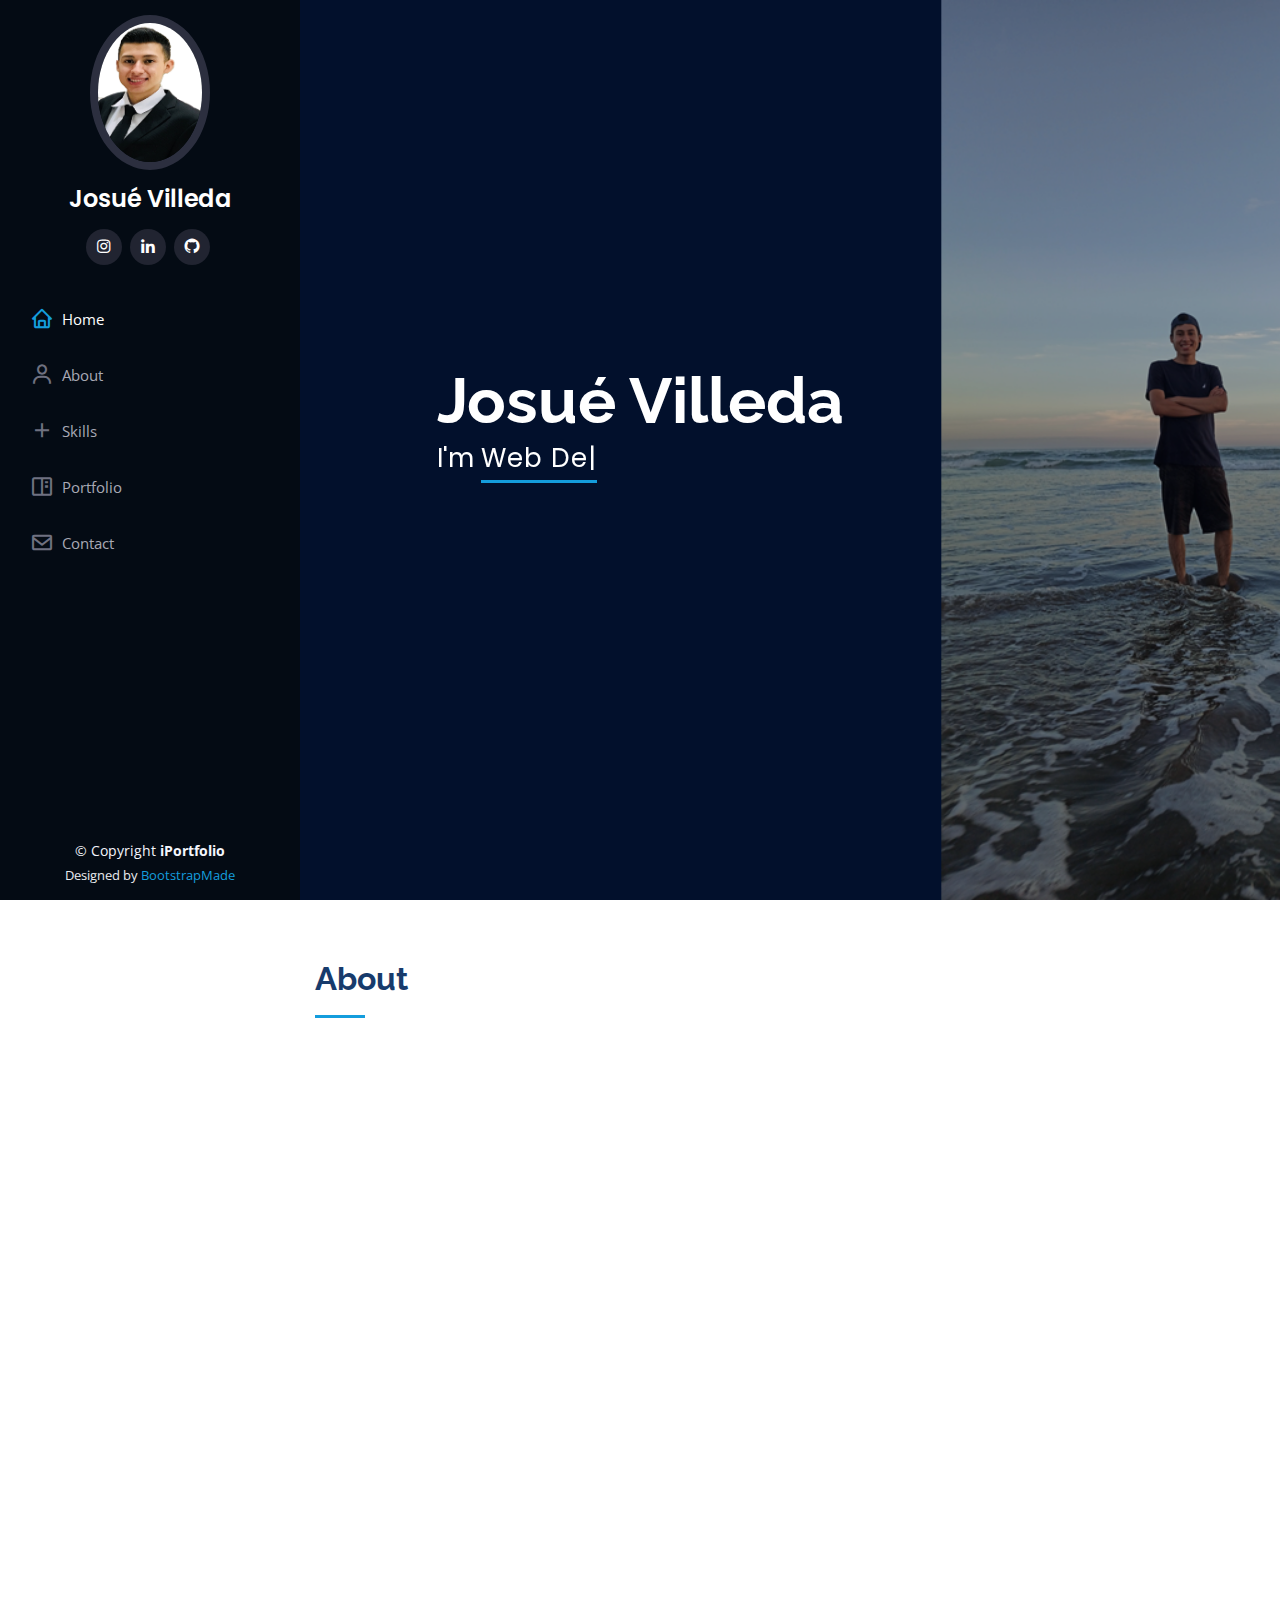
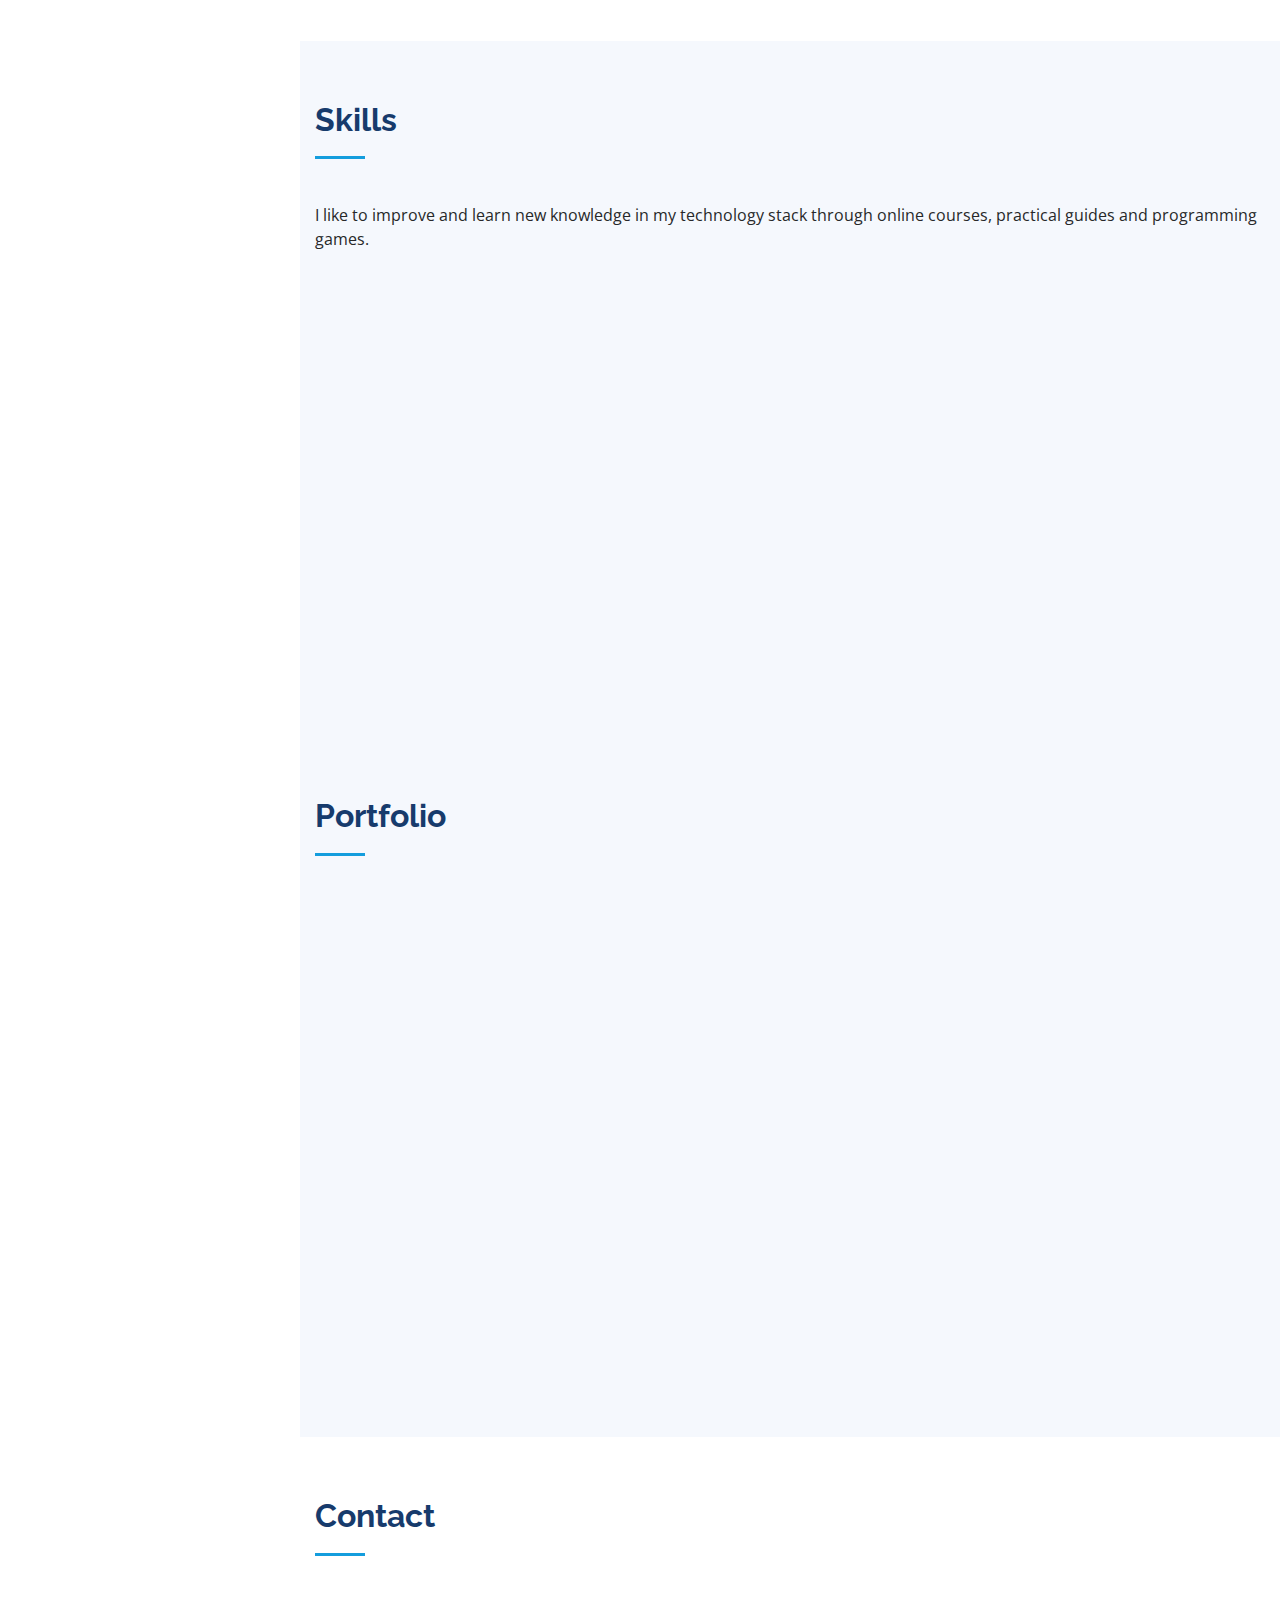
<file: index.html>
<!DOCTYPE html>
<html lang="en">

<head>
  <meta charset="utf-8">
  <meta content="width=device-width, initial-scale=1.0" name="viewport">

  <title>Josué Villeda - Developer</title>
  <meta content="" name="description">
  <meta content="" name="keywords">

  <!-- Favicons -->
  <link rel="icon" type="image/png" sizes="32x32" href="assets/img/favicon-32x32.png">
  <link rel="manifest" href="%PUBLIC_URL%/manifest.json" />

  <!-- Google Fonts -->
  <link
    href="https://fonts.googleapis.com/css?family=Open+Sans:300,300i,400,400i,600,600i,700,700i|Raleway:300,300i,400,400i,500,500i,600,600i,700,700i|Poppins:300,300i,400,400i,500,500i,600,600i,700,700i"
    rel="stylesheet">

  <!-- Vendor CSS Files -->
  <link href="assets/vendor/bootstrap/css/bootstrap.min.css" rel="stylesheet">
  <link href="assets/vendor/icofont/icofont.min.css" rel="stylesheet">
  <link href="assets/vendor/boxicons/css/boxicons.min.css" rel="stylesheet">
  <link href="assets/vendor/venobox/venobox.css" rel="stylesheet">
  <link href="assets/vendor/owl.carousel/assets/owl.carousel.min.css" rel="stylesheet">
  <link href="assets/vendor/aos/aos.css" rel="stylesheet">

  <!-- Template Main CSS File -->
  <link href="assets/css/style.css" rel="stylesheet">

  <!-- =======================================================
  * Template Name: iPortfolio - v1.5.1
  * Template URL: https://bootstrapmade.com/iportfolio-bootstrap-portfolio-websites-template/
  * Author: BootstrapMade.com 
  * Modify by Josué Villeda
  * License: https://bootstrapmade.com/license/
  ======================================================== -->
</head>

<body>

  <!-- ======= Mobile nav toggle button ======= -->
  <button type="button" class="mobile-nav-toggle d-xl-none"><i class="icofont-navigation-menu"></i></button>

  <!-- ======= Header ======= -->
  <header id="header">
    <div class="d-flex flex-column">

      <div class="profile">
        <img src="assets/img/profile-img.png" alt="profile-img" class="img-fluid rounded-circle">
        <h1 class="text-light"><a href="index.html">Josué Villeda</a></h1>
        <div class="social-links mt-3 text-center">
          <!-- <a href="#" class="twitter"><i class="bx bxl-twitter"></i></a> -->
          <a href="https://www.instagram.com/villeda_ch/" target="_blank" class="instagram"><i
              class="bx bxl-instagram"></i></a>
          <a href="https://www.linkedin.com/in/josuechac%C3%B3n/" target="_blank" class="linkedin"><i
              class="bx bxl-linkedin"></i></a>
          <a href="https://github.com/Villeda75?tab=repositories" target="_blank" class="github"><i
              class="bx bxl-github"></i></a>
        </div>
      </div>

      <nav class="nav-menu">
        <ul>
          <li class="active"><a href="index.html"><i class="bx bx-home"></i> <span>Home</span></a></li>
          <li><a href="#about"><i class="bx bx-user"></i> <span>About</span></a></li>
          <li><a href="#skills"><i class="bx bx-plus"></i> <span>Skills</span></a></li>
          <li><a href="#portfolio"><i class="bx bx-book-content"></i> Portfolio</a></li>
          <!-- <li><a href="#services"><i class="bx bx-server"></i> Services</a></li> -->
          <li><a href="#contact"><i class="bx bx-envelope"></i> Contact</a></li>

        </ul>
      </nav><!-- .nav-menu -->
      <button type="button" class="mobile-nav-toggle d-xl-none"><i class="icofont-navigation-menu"></i></button>

    </div>
  </header><!-- End Header -->

  <!-- ======= Hero Section ======= -->
  <section id="hero" class="d-flex flex-column justify-content-center align-items-center">
    <div class="hero-container" data-aos="fade-in">
      <h1>Josué Villeda</h1>
      <p>I'm <span class="typed" data-typed-items="Web Designer, Developer, Database Administrator, Team Leader"></span>
      </p>
    </div>
  </section><!-- End Hero -->

  <main id="main">

    <!-- ======= About Section ======= -->
    <section id="about" class="about">
      <div class="container">

        <div class="section-title">
          <h2>About</h2>

          <!-- <br>
          <b>Skills:</b>
          <ul>
            <li>HTML5, CSS3 & Bootstrap4</li>
            <li>JavaScript ES6+</li>
            <li>PHP & MySQL</li>
            <li>C# & SQL</li>
          </ul> -->
        </div>

        <div class="row">
          <div class="col-lg-8 pt-4 pt-lg-0 content" data-aos="fade-left">

            <p class="font-italic">
              <!-- Estudiante de Ing. En Ciencias de la Computación, en la Universidad Don Bosco. Soy un
                joven integral y entusiasta, que busca soluciones efectivas a los problemas
                mediante la tecnología y la ciencia. Prefiero trabajar en equipo y me encantan los deportes extremos y la naturaleza. -->
              Computer Engineering student at Don Bosco University. I'm a well-rounded and enthusiastic young man, who
              seeks effective solutions to problems through technology and science. I prefer to work in a team and I
              love
              extreme sports and nature.
            </p>

            <div class="row">
              <div class="col-lg-6">
                <ul>
                  <li><i class="icofont-rounded-right"></i> <strong>Phone:</strong> +503 7959-3505</li>
                  <li><i class="icofont-rounded-right"></i> <strong>City:</strong> San Salvador</li>
                </ul>
              </div>
              <div class="col-lg-6">
                <ul>
                  <li><i class="icofont-rounded-right"></i> <strong>Age:</strong> 22</li>
                  <li><i class="icofont-rounded-right"></i> <strong>Email:</strong> josuechacon46@gmail.com</li>
                </ul>
              </div>
            </div>

            <br>
            <h3>Hobbies.</h3>

            <p>
              Listen to music, Playing videogames, Meet up with my friends & Riding a bicycle.
            </p>

            <br>
            <h3>Desktop &amp; Web Developer.</h3>

            <p>
            <ul>
              <li>I have done web and desktop projects, learning many development skills and technologies.</li>
              <li>Experience in inventory and billing, data recording and reporting. </li>
              <li>High knowledge of relational databases (SQL) and collaborative work tools such as Trello, Github and
                Axosoft.</li>
            </ul>
            </p>
          </div>
          <div class="col-lg-4 mt-3" data-aos="fade-right">
            <img src="assets/img/profile-img.png" class="img-fluid" alt="profile-img" width="80%">
          </div>
        </div>

      </div>
    </section><!-- End About Section -->

    <!-- ======= Facts Section ======= -->
    <!-- <section id="facts" class="facts">
      <div class="container">

        <div class="section-title">
          <h2>Facts</h2>
          <p>Magnam dolores commodi suscipit. Necessitatibus eius consequatur ex aliquid fuga eum quidem. Sit sint
            consectetur velit. Quisquam quos quisquam cupiditate. Et nemo qui impedit suscipit alias ea. Quia fugiat sit
            in iste officiis commodi quidem hic quas.</p>
        </div>

        <div class="row no-gutters">

          <div class="col-lg-3 col-md-6 d-md-flex align-items-md-stretch" data-aos="fade-up">
            <div class="count-box">
              <i class="icofont-simple-smile"></i>
              <span data-toggle="counter-up">232</span>
              <p><strong>Happy Clients</strong> consequuntur quae</p>
            </div>
          </div>

          <div class="col-lg-3 col-md-6 d-md-flex align-items-md-stretch" data-aos="fade-up" data-aos-delay="100">
            <div class="count-box">
              <i class="icofont-document-folder"></i>
              <span data-toggle="counter-up">521</span>
              <p><strong>Projects</strong> adipisci atque cum quia aut</p>
            </div>
          </div>

          <div class="col-lg-3 col-md-6 d-md-flex align-items-md-stretch" data-aos="fade-up" data-aos-delay="200">
            <div class="count-box">
              <i class="icofont-live-support"></i>
              <span data-toggle="counter-up">1,463</span>
              <p><strong>Hours Of Support</strong> aut commodi quaerat</p>
            </div>
          </div>

          <div class="col-lg-3 col-md-6 d-md-flex align-items-md-stretch" data-aos="fade-up" data-aos-delay="300">
            <div class="count-box">
              <i class="icofont-users-alt-5"></i>
              <span data-toggle="counter-up">15</span>
              <p><strong>Hard Workers</strong> rerum asperiores dolor</p>
            </div>
          </div>

        </div>

      </div>
    </section> -->
    <!-- End Facts Section -->

    <!-- ======= Skills Section ======= -->
    <section id="skills" class="skills section-bg">
      <div class="container">

        <div class="section-title">
          <h2>Skills</h2>
          <br>
          <p>I like to improve and learn new knowledge in my technology stack through online courses, practical guides
            and programming games.</p>
        </div>

        <div class="row skills-content mt-3">

          <div class="col-lg-6" data-aos="fade-up">

            <div class="progress">
              <span class="skill">HTML <i class="val">100%</i></span>
              <div class="progress-bar-wrap">
                <div class="progress-bar" role="progressbar" aria-valuenow="100" aria-valuemin="0" aria-valuemax="100">
                </div>
              </div>
            </div>

            <div class="progress mt-3">
              <span class="skill">CSS <i class="val">70%</i></span>
              <div class="progress-bar-wrap">
                <div class="progress-bar" role="progressbar" aria-valuenow="70" aria-valuemin="0" aria-valuemax="100">
                </div>
              </div>
            </div>

            <div class="progress mt-3">
              <span class="skill">Bootstrap4 <i class="val">80%</i></span>
              <div class="progress-bar-wrap">
                <div class="progress-bar" role="progressbar" aria-valuenow="80" aria-valuemin="0" aria-valuemax="100">
                </div>
              </div>
            </div>

            <div class="progress mt-3">
              <span class="skill">JavaScript <i class="val">70%</i></span>
              <div class="progress-bar-wrap">
                <div class="progress-bar" role="progressbar" aria-valuenow="70" aria-valuemin="0" aria-valuemax="100">
                </div>
              </div>
            </div>

            <div class="progress mt-3">
              <span class="skill">Angular <i class="val">60%</i></span>
              <div class="progress-bar-wrap">
                <div class="progress-bar" role="progressbar" aria-valuenow="60" aria-valuemin="0" aria-valuemax="100">
                </div>
              </div>
            </div>

            <div class="progress mt-3">
              <span class="skill">React <i class="val">50%</i></span>
              <div class="progress-bar-wrap">
                <div class="progress-bar" role="progressbar" aria-valuenow="50" aria-valuemin="0" aria-valuemax="100">
                </div>
              </div>
            </div>

          </div>

          <div class="col-lg-6" data-aos="fade-up" data-aos-delay="100">

            <div class="progress">
              <span class="skill">PHP <i class="val">70%</i></span>
              <div class="progress-bar-wrap">
                <div class="progress-bar" role="progressbar" aria-valuenow="70" aria-valuemin="0" aria-valuemax="100">
                </div>
              </div>
            </div>

            <div class="progress mt-3">
              <span class="skill">Laravel <i class="val">50%</i></span>
              <div class="progress-bar-wrap">
                <div class="progress-bar" role="progressbar" aria-valuenow="50" aria-valuemin="0" aria-valuemax="100">
                </div>
              </div>
            </div>

            <div class="progress mt-3">
              <span class="skill">C# <i class="val">90%</i></span>
              <div class="progress-bar-wrap">
                <div class="progress-bar" role="progressbar" aria-valuenow="90" aria-valuemin="0" aria-valuemax="100">
                </div>
              </div>
            </div>

            <div class="progress mt-3">
              <span class="skill">SQL <i class="val">80%</i></span>
              <div class="progress-bar-wrap">
                <div class="progress-bar" role="progressbar" aria-valuenow="80" aria-valuemin="0" aria-valuemax="100">
                </div>
              </div>
            </div>

            <div class="progress mt-3">
              <span class="skill">Git & Github <i class="val">70%</i></span>
              <div class="progress-bar-wrap">
                <div class="progress-bar" role="progressbar" aria-valuenow="70" aria-valuemin="0" aria-valuemax="100">
                </div>
              </div>
            </div>

            <div class="progress mt-3">
              <span class="skill">Figma <i class="val">50%</i></span>
              <div class="progress-bar-wrap">
                <div class="progress-bar" role="progressbar" aria-valuenow="50" aria-valuemin="0" aria-valuemax="100">
                </div>
              </div>
            </div>

          </div>

        </div>

      </div>
    </section><!-- End Skills Section -->

    <!-- ======= Resume Section ======= -->
    <!-- <section id="resume" class="resume">
      <div class="container">

        <div class="section-title">
          <h2>Resume</h2>
          <p>Magnam dolores commodi suscipit. Necessitatibus eius consequatur ex aliquid fuga eum quidem. Sit sint consectetur velit. Quisquam quos quisquam cupiditate. Et nemo qui impedit suscipit alias ea. Quia fugiat sit in iste officiis commodi quidem hic quas.</p>
        </div>

        <div class="row">
          <div class="col-lg-6" data-aos="fade-up">
            <h3 class="resume-title">Sumary</h3>
            <div class="resume-item pb-0">
              <h4>Josué Villeda</h4>
              <p><em>Innovative and deadline-driven Graphic Designer with 3+ years of experience designing and developing user-centered digital/print marketing material from initial concept to final, polished deliverable.</em></p>
              <ul>
                <li>Portland par 127,Orlando, FL</li>
                <li>(123) 456-7891</li>
                <li>alice.barkley@example.com</li>
              </ul>
            </div>

            <h3 class="resume-title">Education</h3>
            <div class="resume-item">
              <h4>Master of Fine Arts &amp; Graphic Design</h4>
              <h5>2015 - 2016</h5>
              <p><em>Rochester Institute of Technology, Rochester, NY</em></p>
              <p>Qui deserunt veniam. Et sed aliquam labore tempore sed quisquam iusto autem sit. Ea vero voluptatum qui ut dignissimos deleniti nerada porti sand markend</p>
            </div>
            <div class="resume-item">
              <h4>Bachelor of Fine Arts &amp; Graphic Design</h4>
              <h5>2010 - 2014</h5>
              <p><em>Rochester Institute of Technology, Rochester, NY</em></p>
              <p>Quia nobis sequi est occaecati aut. Repudiandae et iusto quae reiciendis et quis Eius vel ratione eius unde vitae rerum voluptates asperiores voluptatem Earum molestiae consequatur neque etlon sader mart dila</p>
            </div>
          </div>
          <div class="col-lg-6" data-aos="fade-up" data-aos-delay="100">
            <h3 class="resume-title">Professional Experience</h3>
            <div class="resume-item">
              <h4>Senior graphic design specialist</h4>
              <h5>2019 - Present</h5>
              <p><em>Experion, New York, NY </em></p>
              <ul>
                <li>Lead in the design, development, and implementation of the graphic, layout, and production communication materials</li>
                <li>Delegate tasks to the 7 members of the design team and provide counsel on all aspects of the project. </li>
                <li>Supervise the assessment of all graphic materials in order to ensure quality and accuracy of the design</li>
                <li>Oversee the efficient use of production project budgets ranging from $2,000 - $25,000</li>
              </ul>
            </div>
            <div class="resume-item">
              <h4>Graphic design specialist</h4>
              <h5>2017 - 2018</h5>
              <p><em>Stepping Stone Advertising, New York, NY</em></p>
              <ul>
                <li>Developed numerous marketing programs (logos, brochures,infographics, presentations, and advertisements).</li>
                <li>Managed up to 5 projects or tasks at a given time while under pressure</li>
                <li>Recommended and consulted with clients on the most appropriate graphic design</li>
                <li>Created 4+ design presentations and proposals a month for clients and account managers</li>
              </ul>
            </div>
          </div>
        </div>

      </div>
    </section> -->
    <!-- End Resume Section -->

    <!-- ======= Portfolio Section ======= -->
    <section id="portfolio" class="portfolio section-bg">
      <div class="container">

        <div class="section-title">
          <h2>Portfolio</h2>
        </div>

        <div class="row" data-aos="fade-up">
          <div class="col-lg-12 d-flex justify-content-center">
            <ul id="portfolio-flters">
              <li data-filter="*" class="filter-active">All</li>
              <!-- <li data-filter=".filter-app">App</li> -->
              <li data-filter=".filter-card">Desktop</li>
              <li data-filter=".filter-web">Web</li>
            </ul>
          </div>
        </div>

        <div class="row portfolio-container" data-aos="fade-up" data-aos-delay="100">

          <div class="col-lg-4 col-md-6 portfolio-item filter-web">
            <div class="portfolio-wrap">
              <img src="assets/img/portfolio/iwFashion/iwFashion-home.PNG" class="img-fluid" alt="">
              <div class="portfolio-links">
                <a href="assets/img/portfolio/iwFashion/iwFashion-home.PNG" data-gall="portfolioGallery" class="venobox"
                  title="Expand"><i class="bx bx-plus"></i></a>
                <a href="IwFashion.html" title="More Details"><i class="bx bx-link"></i></a>
              </div>
            </div>
          </div>

          <div class="col-lg-4 col-md-6 portfolio-item filter-web">
            <div class="portfolio-wrap">
              <img src="assets/img/portfolio/TableGenerator/tableGenerator.PNG" class="img-fluid" alt="">
              <div class="portfolio-links">
                <a href="assets/img/portfolio/TableGenerator/tableGenerator.PNG" data-gall="portfolioGallery"
                  class="venobox" title="Expand"><i class="bx bx-plus"></i></a>
                <a href="Table-Generator.html" title="More Details"><i class="bx bx-link"></i></a>
              </div>
            </div>
          </div>

          <div class="col-lg-4 col-md-6 portfolio-item filter-web">
            <div class="portfolio-wrap">
              <img src="assets/img/portfolio/Jovesolides/jovesolides-home.PNG" class="img-fluid" alt="">
              <div class="portfolio-links">
                <a href="assets/img/portfolio/Jovesolides/jovesolides-home.PNG" data-gall="portfolioGallery"
                  class="venobox" title="Expand"><i class="bx bx-plus"></i></a>
                <a href="Jovesolides.html" title="More Details"><i class="bx bx-link"></i></a>
              </div>
            </div>
          </div>

          <div class="col-lg-4 col-md-6 portfolio-item filter-card">
            <div class="portfolio-wrap">
              <img src="assets/img/portfolio/ParserSQL/ParserSQL.PNG" class="img-fluid" alt="">
              <div class="portfolio-links">
                <a href="assets/img/portfolio/ParserSQL/ParserSQL.PNG" data-gall="portfolioGallery" class="venobox"
                  title="Expand"><i class="bx bx-plus"></i></a>
                <a href="ParserSQL.html" title="More Details"><i class="bx bx-link"></i></a>
              </div>
            </div>
          </div>

          <div class="col-lg-4 col-md-6 portfolio-item filter-card">
            <div class="portfolio-wrap">
              <img src="assets/img/portfolio/SIFAM/sifam.PNG" class="img-fluid" alt="">
              <div class="portfolio-links">
                <a href="assets/img/portfolio/SIFAM/sifam.PNG" data-gall="portfolioGallery" class="venobox"
                  title="Expand"><i class="bx bx-plus"></i></a>
                <a href="Sifam.html" title="More Details"><i class="bx bx-link"></i></a>
              </div>
            </div>
          </div>

          <div class="col-lg-4 col-md-6 portfolio-item filter-card">
            <div class="portfolio-wrap">
              <img src="assets/img/portfolio/MUPI/MUPI-visita.PNG" class="img-fluid" alt="">
              <div class="portfolio-links">
                <a href="assets/img/portfolio/MUPI/MUPI-visita.PNG" data-gall="portfolioGallery" class="venobox"
                  title="Expand"><i class="bx bx-plus"></i></a>
                <a href="Mupi.html" title="More Details"><i class="bx bx-link"></i></a>
              </div>
            </div>
          </div>

          <!-- <div class="col-lg-4 col-md-6 portfolio-item filter-app">
            <div class="portfolio-wrap">
              <img src="assets/img/portfolio/portfolio-6.jpg" class="img-fluid" alt="">
              <div class="portfolio-links">
                <a href="assets/img/portfolio/portfolio-6.jpg" data-gall="portfolioGallery" class="venobox" title="App 3"><i class="bx bx-plus"></i></a>
                <a href="portfolio-details.html" title="More Details"><i class="bx bx-link"></i></a>
              </div>
            </div>
          </div> -->

          <!--    <div class="col-lg-4 col-md-6 portfolio-item filter-app">
            <div class="portfolio-wrap">
              <img src="assets/img/portfolio/portfolio-3.jpg" class="img-fluid" alt="">
              <div class="portfolio-links">
                <a href="assets/img/portfolio/portfolio-3.jpg" data-gall="portfolioGallery" class="venobox" title="App 2"><i class="bx bx-plus"></i></a>
                <a href="portfolio-details.html" title="More Details"><i class="bx bx-link"></i></a>
              </div>
            </div>
          </div> -->

          <!--     <div class="col-lg-4 col-md-6 portfolio-item filter-app">
            <div class="portfolio-wrap">
              <img src="assets/img/portfolio/portfolio-1.jpg" class="img-fluid" alt="">
              <div class="portfolio-links">
                <a href="assets/img/portfolio/portfolio-1.jpg" data-gall="portfolioGallery" class="venobox" title="App 1"><i class="bx bx-plus"></i></a>
                <a href="portfolio-details.html" title="More Details"><i class="bx bx-link"></i></a>
              </div>
            </div>
          </div> -->


        </div>

      </div>
    </section><!-- End Portfolio Section -->

    <!-- ======= Services Section ======= -->
    <!-- <section id="services" class="services">
      <div class="container">

        <div class="section-title">
          <h2>Services</h2>
          <p>Magnam dolores commodi suscipit. Necessitatibus eius consequatur ex aliquid fuga eum quidem. Sit sint consectetur velit. Quisquam quos quisquam cupiditate. Et nemo qui impedit suscipit alias ea. Quia fugiat sit in iste officiis commodi quidem hic quas.</p>
        </div>

        <div class="row">
          <div class="col-lg-4 col-md-6 icon-box" data-aos="fade-up">
            <div class="icon"><i class="icofont-computer"></i></div>
            <h4 class="title"><a href="">Lorem Ipsum</a></h4>
            <p class="description">Voluptatum deleniti atque corrupti quos dolores et quas molestias excepturi sint occaecati cupiditate non provident</p>
          </div>
          <div class="col-lg-4 col-md-6 icon-box" data-aos="fade-up" data-aos-delay="100">
            <div class="icon"><i class="icofont-chart-bar-graph"></i></div>
            <h4 class="title"><a href="">Dolor Sitema</a></h4>
            <p class="description">Minim veniam, quis nostrud exercitation ullamco laboris nisi ut aliquip ex ea commodo consequat tarad limino ata</p>
          </div>
          <div class="col-lg-4 col-md-6 icon-box" data-aos="fade-up" data-aos-delay="200">
            <div class="icon"><i class="icofont-earth"></i></div>
            <h4 class="title"><a href="">Sed ut perspiciatis</a></h4>
            <p class="description">Duis aute irure dolor in reprehenderit in voluptate velit esse cillum dolore eu fugiat nulla pariatur</p>
          </div>
          <div class="col-lg-4 col-md-6 icon-box" data-aos="fade-up" data-aos-delay="300">
            <div class="icon"><i class="icofont-image"></i></div>
            <h4 class="title"><a href="">Magni Dolores</a></h4>
            <p class="description">Excepteur sint occaecat cupidatat non proident, sunt in culpa qui officia deserunt mollit anim id est laborum</p>
          </div>
          <div class="col-lg-4 col-md-6 icon-box" data-aos="fade-up" data-aos-delay="400">
            <div class="icon"><i class="icofont-settings"></i></div>
            <h4 class="title"><a href="">Nemo Enim</a></h4>
            <p class="description">At vero eos et accusamus et iusto odio dignissimos ducimus qui blanditiis praesentium voluptatum deleniti atque</p>
          </div>
          <div class="col-lg-4 col-md-6 icon-box" data-aos="fade-up" data-aos-delay="500">
            <div class="icon"><i class="icofont-tasks-alt"></i></div>
            <h4 class="title"><a href="">Eiusmod Tempor</a></h4>
            <p class="description">Et harum quidem rerum facilis est et expedita distinctio. Nam libero tempore, cum soluta nobis est eligendi</p>
          </div>
        </div>

      </div>
    </section> -->
    <!-- End Services Section -->

    <!-- ======= Testimonials Section ======= -->
    <!-- <section id="testimonials" class="testimonials section-bg">
      <div class="container">

        <div class="section-title">
          <h2>Testimonials</h2>
          <p>Magnam dolores commodi suscipit. Necessitatibus eius consequatur ex aliquid fuga eum quidem. Sit sint consectetur velit. Quisquam quos quisquam cupiditate. Et nemo qui impedit suscipit alias ea. Quia fugiat sit in iste officiis commodi quidem hic quas.</p>
        </div>

        <div class="owl-carousel testimonials-carousel">

          <div class="testimonial-item" data-aos="fade-up">
            <p>
              <i class="bx bxs-quote-alt-left quote-icon-left"></i>
              Proin iaculis purus consequat sem cure digni ssim donec porttitora entum suscipit rhoncus. Accusantium quam, ultricies eget id, aliquam eget nibh et. Maecen aliquam, risus at semper.
              <i class="bx bxs-quote-alt-right quote-icon-right"></i>
            </p>
            <img src="assets/img/testimonials/testimonials-1.jpg" class="testimonial-img" alt="">
            <h3>Saul Goodman</h3>
            <h4>Ceo &amp; Founder</h4>
          </div>

          <div class="testimonial-item" data-aos="fade-up" data-aos-delay="100">
            <p>
              <i class="bx bxs-quote-alt-left quote-icon-left"></i>
              Export tempor illum tamen malis malis eram quae irure esse labore quem cillum quid cillum eram malis quorum velit fore eram velit sunt aliqua noster fugiat irure amet legam anim culpa.
              <i class="bx bxs-quote-alt-right quote-icon-right"></i>
            </p>
            <img src="assets/img/testimonials/testimonials-2.jpg" class="testimonial-img" alt="">
            <h3>Sara Wilsson</h3>
            <h4>Designer</h4>
          </div>

          <div class="testimonial-item" data-aos="fade-up" data-aos-delay="200">
            <p>
              <i class="bx bxs-quote-alt-left quote-icon-left"></i>
              Enim nisi quem export duis labore cillum quae magna enim sint quorum nulla quem veniam duis minim tempor labore quem eram duis noster aute amet eram fore quis sint minim.
              <i class="bx bxs-quote-alt-right quote-icon-right"></i>
            </p>
            <img src="assets/img/testimonials/testimonials-3.jpg" class="testimonial-img" alt="">
            <h3>Jena Karlis</h3>
            <h4>Store Owner</h4>
          </div>

          <div class="testimonial-item" data-aos="fade-up" data-aos-delay="300">
            <p>
              <i class="bx bxs-quote-alt-left quote-icon-left"></i>
              Fugiat enim eram quae cillum dolore dolor amet nulla culpa multos export minim fugiat minim velit minim dolor enim duis veniam ipsum anim magna sunt elit fore quem dolore labore illum veniam.
              <i class="bx bxs-quote-alt-right quote-icon-right"></i>
            </p>
            <img src="assets/img/testimonials/testimonials-4.jpg" class="testimonial-img" alt="">
            <h3>Matt Brandon</h3>
            <h4>Freelancer</h4>
          </div>

          <div class="testimonial-item" data-aos="fade-up" data-aos-delay="400">
            <p>
              <i class="bx bxs-quote-alt-left quote-icon-left"></i>
              Quis quorum aliqua sint quem legam fore sunt eram irure aliqua veniam tempor noster veniam enim culpa labore duis sunt culpa nulla illum cillum fugiat legam esse veniam culpa fore nisi cillum quid.
              <i class="bx bxs-quote-alt-right quote-icon-right"></i>
            </p>
            <img src="assets/img/testimonials/testimonials-5.jpg" class="testimonial-img" alt="">
            <h3>John Larson</h3>
            <h4>Entrepreneur</h4>
          </div>

        </div>

      </div>
    </section> -->
    <!-- End Testimonials Section -->

    <!-- ======= Contact Section ======= -->
    <section id="contact" class="contact">
      <div class="container">

        <div class="section-title">
          <h2>Contact</h2>
        </div>

        <div class="row" data-aos="fade-in">

          <div class="col-lg-5 d-flex align-items-stretch">
            <div class="info">
              <div class="address mt-5">
                <i class="icofont-google-map"></i>
                <h4>Location:</h4>
                <p>San Salvador, El Salvador</p>
              </div>

              <div class="email mt-5">
                <i class="icofont-envelope"></i>
                <h4>Email:</h4>
                <p>josuechacon46@gmail.com</p>
              </div>

              <div class="phone mt-5">
                <i class="icofont-phone"></i>
                <h4>Call:</h4>
                <p>+503 7959-3505</p>
              </div>

            </div>

          </div>

          <div class="col-lg-7 mt-5 mt-lg-0 d-flex align-items-stretch">
            <form action="forms/contact.php" method="post" role="form" class="php-email-form">
              <div class="form-row">
                <div class="form-group col-md-6">
                  <label for="name">Your Name</label>
                  <input type="text" name="name" class="form-control" id="name" data-rule="minlen:4"
                    data-msg="Please enter at least 4 chars" />
                  <div class="validate"></div>
                </div>
                <div class="form-group col-md-6">
                  <label for="name">Your Email</label>
                  <input type="email" class="form-control" name="email" id="email" data-rule="email"
                    data-msg="Please enter a valid email" />
                  <div class="validate"></div>
                </div>
              </div>
              <div class="form-group">
                <label for="name">Subject</label>
                <input type="text" class="form-control" name="subject" id="subject" data-rule="minlen:4"
                  data-msg="Please enter at least 8 chars of subject" />
                <div class="validate"></div>
              </div>
              <div class="form-group">
                <label for="name">Message</label>
                <textarea class="form-control" name="message" rows="5" data-rule="required"
                  data-msg="Please write something for us"></textarea>
                <div class="validate"></div>
              </div>
              <div class="mb-3">
                <div class="loading">Loading</div>
                <div class="error-message"></div>
                <div class="sent-message">Your message has been sent. Thank you!</div>
              </div>
              <div class="text-center"><button type="submit">Send Message</button></div>
            </form>
          </div>

        </div>

      </div>
    </section><!-- End Contact Section -->

  </main><!-- End #main -->

  <!-- ======= Footer ======= -->
  <footer id="footer">
    <div class="container">
      <div class="copyright">
        &copy; Copyright <strong><span>iPortfolio</span></strong>
      </div>
      <div class="credits">
        <!-- All the links in the footer should remain intact. -->
        <!-- You can delete the links only if you purchased the pro version. -->
        <!-- Licensing information: https://bootstrapmade.com/license/ -->
        <!-- Purchase the pro version with working PHP/AJAX contact form: https://bootstrapmade.com/iportfolio-bootstrap-portfolio-websites-template/ -->
        Designed by <a href="https://bootstrapmade.com/">BootstrapMade</a>
      </div>
    </div>
  </footer><!-- End  Footer -->

  <a href="#" class="back-to-top"><i class="icofont-simple-up"></i></a>

  <!-- Vendor JS Files -->
  <script src="assets/vendor/jquery/jquery.min.js"></script>
  <script src="assets/vendor/bootstrap/js/bootstrap.bundle.min.js"></script>
  <script src="assets/vendor/jquery.easing/jquery.easing.min.js"></script>
  <script src="assets/vendor/php-email-form/validate.js"></script>
  <script src="assets/vendor/waypoints/jquery.waypoints.min.js"></script>
  <script src="assets/vendor/counterup/counterup.min.js"></script>
  <script src="assets/vendor/isotope-layout/isotope.pkgd.min.js"></script>
  <script src="assets/vendor/venobox/venobox.min.js"></script>
  <script src="assets/vendor/owl.carousel/owl.carousel.min.js"></script>
  <script src="assets/vendor/typed.js/typed.min.js"></script>
  <script src="assets/vendor/aos/aos.js"></script>

  <!-- Template Main JS File -->
  <script src="assets/js/main.js"></script>

</body>

</html>
</file>
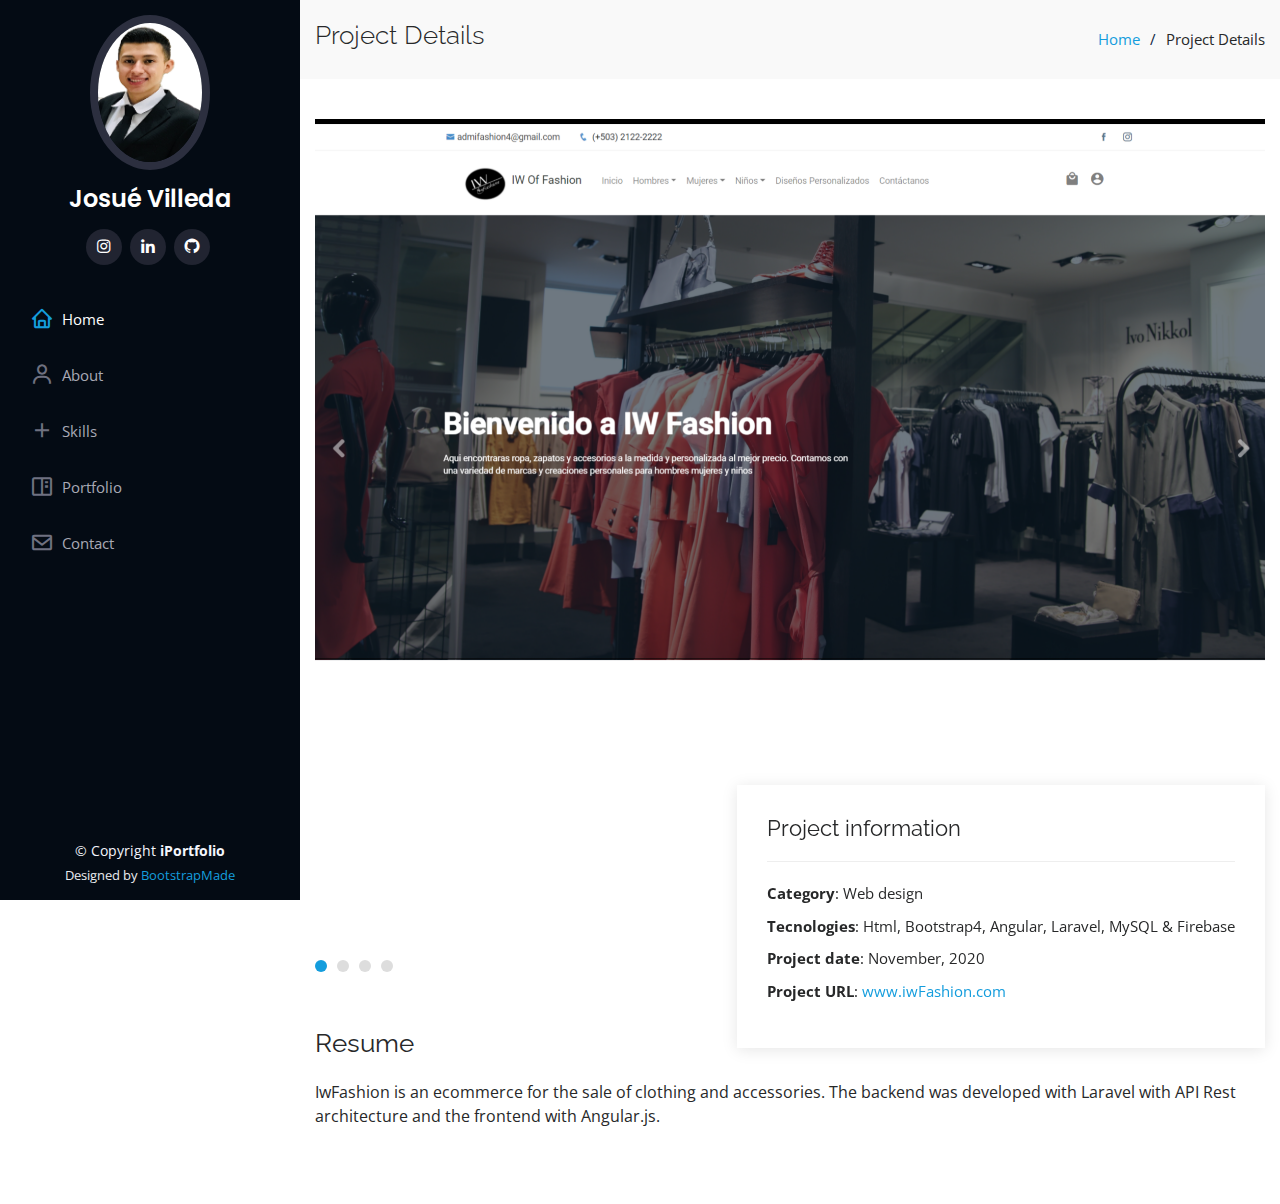
<file: IwFashion.html>
<!DOCTYPE html>
<html lang="en">

<head>
  <meta charset="utf-8">
  <meta content="width=device-width, initial-scale=1.0" name="viewport">

  <title>IW Fashion Project</title>
  <meta content="" name="description">
  <meta content="" name="keywords">

  <!-- Favicons -->
  <link rel="icon" type="image/png" sizes="32x32" href="assets/img/favicon.png">
  <link rel="manifest" href="%PUBLIC_URL%/manifest.json" />

  <!-- Google Fonts -->
  <link
    href="https://fonts.googleapis.com/css?family=Open+Sans:300,300i,400,400i,600,600i,700,700i|Raleway:300,300i,400,400i,500,500i,600,600i,700,700i|Poppins:300,300i,400,400i,500,500i,600,600i,700,700i"
    rel="stylesheet">

  <!-- Vendor CSS Files -->
  <link href="assets/vendor/bootstrap/css/bootstrap.min.css" rel="stylesheet">
  <link href="assets/vendor/icofont/icofont.min.css" rel="stylesheet">
  <link href="assets/vendor/boxicons/css/boxicons.min.css" rel="stylesheet">
  <link href="assets/vendor/venobox/venobox.css" rel="stylesheet">
  <link href="assets/vendor/owl.carousel/assets/owl.carousel.min.css" rel="stylesheet">
  <link href="assets/vendor/aos/aos.css" rel="stylesheet">

  <!-- Template Main CSS File -->
  <link href="assets/css/style.css" rel="stylesheet">

  <!-- =======================================================
    * Template Name: iPortfolio - v1.5.1
    * Template URL: https://bootstrapmade.com/iportfolio-bootstrap-portfolio-websites-template/
    * Author: BootstrapMade.com 
    * Modify by Josué Villeda
    * License: https://bootstrapmade.com/license/
    ======================================================== -->
</head>

<body>

  <!-- ======= Mobile nav toggle button ======= -->
  <button type="button" class="mobile-nav-toggle d-xl-none"><i class="icofont-navigation-menu"></i></button>

  <!-- ======= Header ======= -->
  <header id="header">
    <div class="d-flex flex-column">

      <div class="profile">
        <img src="assets/img/profile-img.png" alt="profile-img" class="img-fluid rounded-circle">
        <h1 class="text-light"><a href="index.html">Josué Villeda</a></h1>
        <div class="social-links mt-3 text-center">
          <!-- <a href="#" class="twitter"><i class="bx bxl-twitter"></i></a> -->
          <a href="https://www.instagram.com/villeda_ch/" target="_blank" class="instagram"><i
              class="bx bxl-instagram"></i></a>
          <a href="https://www.linkedin.com/in/josuechac%C3%B3n/" target="_blank" class="linkedin"><i
              class="bx bxl-linkedin"></i></a>
          <a href="https://github.com/Villeda75?tab=repositories" target="_blank" class="github"><i
              class="bx bxl-github"></i></a>
        </div>
      </div>

      <nav class="nav-menu">
        <ul>
          <li class="active"><a href="index.html"><i class="bx bx-home"></i> <span>Home</span></a></li>
          <li><a href="index.html#about"><i class="bx bx-user"></i> <span>About</span></a></li>
          <li><a href="index.html#skills"><i class="bx bx-plus"></i> <span>Skills</span></a></li>
          <li><a href="index.html#portfolio"><i class="bx bx-book-content"></i> Portfolio</a></li>
          <!-- <li><a href="#services"><i class="bx bx-server"></i> Services</a></li> -->
          <li><a href="index.html#contact"><i class="bx bx-envelope"></i> Contact</a></li>

        </ul>
      </nav><!-- .nav-menu -->
      <button type="button" class="mobile-nav-toggle d-xl-none"><i class="icofont-navigation-menu"></i></button>

    </div>
  </header><!-- End Header -->

  <main id="main">

    <!-- ======= Breadcrumbs ======= -->
    <section id="breadcrumbs" class="breadcrumbs">
      <div class="container">

        <div class="d-flex justify-content-between align-items-center">
          <h2>Project Details</h2>
          <ol>
            <li><a href="index.html">Home</a></li>
            <li>Project Details</li>
          </ol>
        </div>

      </div>
    </section><!-- End Breadcrumbs -->

    <!-- ======= Portfolio Details Section ======= -->
    <section id="portfolio-details" class="portfolio-details">
      <div class="container">

        <div class="portfolio-details-container">

          <div class="owl-carousel portfolio-details-carousel">
            <img src="assets/img/portfolio/iwFashion/iwFashion-home.PNG" class="img-fluid" alt="Home-Project-img">
            <img src="assets/img/portfolio/iwFashion/iwFashion-man.PNG" class="img-fluid" alt="Project-img">
            <img src="assets/img/portfolio/iwFashion/iwFashion-bag.PNG" class="img-fluid" alt="Project-img">
            <img src="assets/img/portfolio/iwFashion/iwFashion.PNG" class="img-fluid" alt="Project-img">
          </div>

          <div class="portfolio-info">
            <h3>Project information</h3>
            <ul>
              <li><strong>Category</strong>: Web design</li>
              <li><strong>Tecnologies</strong>: Html, Bootstrap4, Angular, Laravel, MySQL & Firebase</li>
              <li><strong>Project date</strong>: November, 2020</li>
              <li><strong>Project URL</strong>: <a href="https://login-iwfashion.web.app/">www.iwFashion.com</a></li>
            </ul>
          </div>

        </div>

        <div class="portfolio-description">
          <h2>Resume</h2>
          <p>
            IwFashion is an ecommerce for the sale of clothing and accessories. The backend was developed with Laravel
            with API Rest architecture and the frontend with Angular.js.
          </p>
        </div>

      </div>
    </section><!-- End Portfolio Details Section -->

  </main><!-- End #main -->

  <!-- ======= Footer ======= -->
  <footer id="footer">
    <div class="container">
      <div class="copyright">
        &copy; Copyright <strong><span>iPortfolio</span></strong>
      </div>
      <div class="credits">
        <!-- All the links in the footer should remain intact. -->
        <!-- You can delete the links only if you purchased the pro version. -->
        <!-- Licensing information: https://bootstrapmade.com/license/ -->
        <!-- Purchase the pro version with working PHP/AJAX contact form: https://bootstrapmade.com/iportfolio-bootstrap-portfolio-websites-template/ -->
        Designed by <a href="https://bootstrapmade.com/">BootstrapMade</a>
      </div>
    </div>
  </footer><!-- End  Footer -->

  <a href="#" class="back-to-top"><i class="icofont-simple-up"></i></a>

  <!-- Vendor JS Files -->
  <script src="assets/vendor/jquery/jquery.min.js"></script>
  <script src="assets/vendor/bootstrap/js/bootstrap.bundle.min.js"></script>
  <script src="assets/vendor/jquery.easing/jquery.easing.min.js"></script>
  <script src="assets/vendor/php-email-form/validate.js"></script>
  <script src="assets/vendor/waypoints/jquery.waypoints.min.js"></script>
  <script src="assets/vendor/counterup/counterup.min.js"></script>
  <script src="assets/vendor/isotope-layout/isotope.pkgd.min.js"></script>
  <script src="assets/vendor/venobox/venobox.min.js"></script>
  <script src="assets/vendor/owl.carousel/owl.carousel.min.js"></script>
  <script src="assets/vendor/typed.js/typed.min.js"></script>
  <script src="assets/vendor/aos/aos.js"></script>

  <!-- Template Main JS File -->
  <script src="assets/js/main.js"></script>

</body>

</html>
</file>
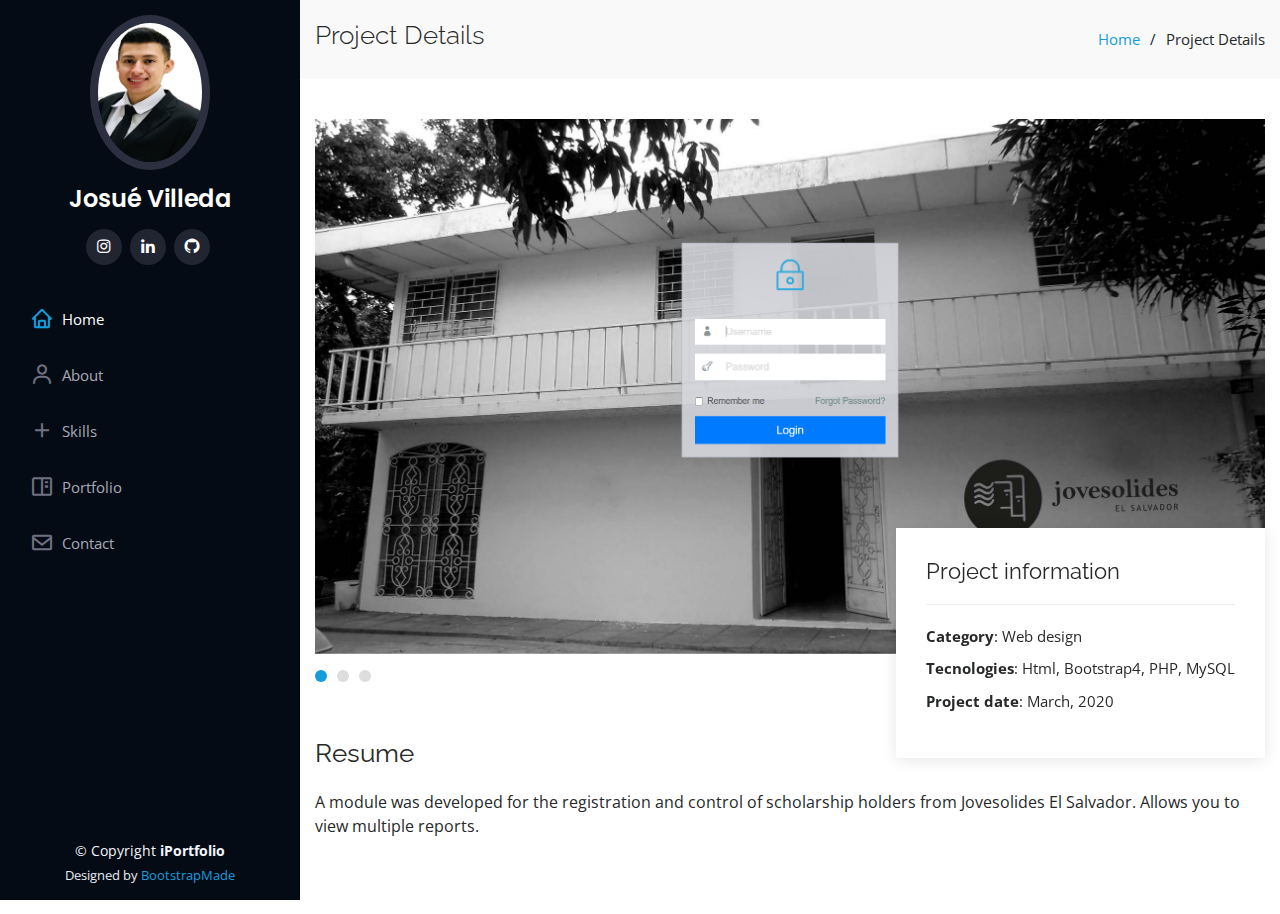
<file: Jovesolides.html>
<!DOCTYPE html>
<html lang="en">

<head>
  <meta charset="utf-8">
  <meta content="width=device-width, initial-scale=1.0" name="viewport">

  <title>Expedientes Jovesolides Project</title>
  <meta content="" name="description">
  <meta content="" name="keywords">

  <!-- Favicons -->
  <link rel="icon" type="image/png" sizes="32x32" href="assets/img/favicon.png">
  <link rel="manifest" href="%PUBLIC_URL%/manifest.json" />

  <!-- Google Fonts -->
  <link
    href="https://fonts.googleapis.com/css?family=Open+Sans:300,300i,400,400i,600,600i,700,700i|Raleway:300,300i,400,400i,500,500i,600,600i,700,700i|Poppins:300,300i,400,400i,500,500i,600,600i,700,700i"
    rel="stylesheet">

  <!-- Vendor CSS Files -->
  <link href="assets/vendor/bootstrap/css/bootstrap.min.css" rel="stylesheet">
  <link href="assets/vendor/icofont/icofont.min.css" rel="stylesheet">
  <link href="assets/vendor/boxicons/css/boxicons.min.css" rel="stylesheet">
  <link href="assets/vendor/venobox/venobox.css" rel="stylesheet">
  <link href="assets/vendor/owl.carousel/assets/owl.carousel.min.css" rel="stylesheet">
  <link href="assets/vendor/aos/aos.css" rel="stylesheet">

  <!-- Template Main CSS File -->
  <link href="assets/css/style.css" rel="stylesheet">

  <!-- =======================================================
    * Template Name: iPortfolio - v1.5.1
    * Template URL: https://bootstrapmade.com/iportfolio-bootstrap-portfolio-websites-template/
    * Author: BootstrapMade.com 
    * Modify by Josué Villeda
    * License: https://bootstrapmade.com/license/
    ======================================================== -->
</head>

<body>

  <!-- ======= Mobile nav toggle button ======= -->
  <button type="button" class="mobile-nav-toggle d-xl-none"><i class="icofont-navigation-menu"></i></button>

  <!-- ======= Header ======= -->
  <header id="header">
    <div class="d-flex flex-column">

      <div class="profile">
        <img src="assets/img/profile-img.png" alt="profile-img" class="img-fluid rounded-circle">
        <h1 class="text-light"><a href="index.html">Josué Villeda</a></h1>
        <div class="social-links mt-3 text-center">
          <!-- <a href="#" class="twitter"><i class="bx bxl-twitter"></i></a> -->
          <a href="https://www.instagram.com/villeda_ch/" target="_blank" class="instagram"><i
              class="bx bxl-instagram"></i></a>
          <a href="https://www.linkedin.com/in/josuechac%C3%B3n/" target="_blank" class="linkedin"><i
              class="bx bxl-linkedin"></i></a>
          <a href="https://github.com/Villeda75?tab=repositories" target="_blank" class="github"><i
              class="bx bxl-github"></i></a>
        </div>
      </div>

      <nav class="nav-menu">
        <ul>
          <li class="active"><a href="index.html"><i class="bx bx-home"></i> <span>Home</span></a></li>
          <li><a href="index.html#about"><i class="bx bx-user"></i> <span>About</span></a></li>
          <li><a href="index.html#skills"><i class="bx bx-plus"></i> <span>Skills</span></a></li>
          <li><a href="index.html#portfolio"><i class="bx bx-book-content"></i> Portfolio</a></li>
          <!-- <li><a href="#services"><i class="bx bx-server"></i> Services</a></li> -->
          <li><a href="index.html#contact"><i class="bx bx-envelope"></i> Contact</a></li>

        </ul>
      </nav><!-- .nav-menu -->
      <button type="button" class="mobile-nav-toggle d-xl-none"><i class="icofont-navigation-menu"></i></button>

    </div>
  </header><!-- End Header -->

  <main id="main">

    <!-- ======= Breadcrumbs ======= -->
    <section id="breadcrumbs" class="breadcrumbs">
      <div class="container">

        <div class="d-flex justify-content-between align-items-center">
          <h2>Project Details</h2>
          <ol>
            <li><a href="index.html">Home</a></li>
            <li>Project Details</li>
          </ol>
        </div>

      </div>
    </section><!-- End Breadcrumbs -->

    <!-- ======= Portfolio Details Section ======= -->
    <section id="portfolio-details" class="portfolio-details">
      <div class="container">

        <div class="portfolio-details-container">

          <div class="owl-carousel portfolio-details-carousel">
            <img src="assets/img/portfolio/Jovesolides/jovesolides-login.PNG" class="img-fluid" alt="Home-Project-img">
            <img src="assets/img/portfolio/Jovesolides/jovesolides-home.PNG" class="img-fluid" alt="Project-img">
            <img src="assets/img/portfolio/Jovesolides/jovesolides-becario.PNG" class="img-fluid" alt="Project-img">
          </div>

          <div class="portfolio-info">
            <h3>Project information</h3>
            <ul>
              <li><strong>Category</strong>: Web design</li>
              <li><strong>Tecnologies</strong>: Html, Bootstrap4, PHP, MySQL</li>
              <li><strong>Project date</strong>: March, 2020</li>
            </ul>
          </div>

        </div>

        <div class="portfolio-description">
          <h2>Resume</h2>
          <p>
            A module was developed for the registration and control of scholarship holders from Jovesolides El Salvador.
            Allows you to view multiple reports.
          </p>
        </div>

      </div>
    </section><!-- End Portfolio Details Section -->

  </main><!-- End #main -->

  <!-- ======= Footer ======= -->
  <footer id="footer">
    <div class="container">
      <div class="copyright">
        &copy; Copyright <strong><span>iPortfolio</span></strong>
      </div>
      <div class="credits">
        <!-- All the links in the footer should remain intact. -->
        <!-- You can delete the links only if you purchased the pro version. -->
        <!-- Licensing information: https://bootstrapmade.com/license/ -->
        <!-- Purchase the pro version with working PHP/AJAX contact form: https://bootstrapmade.com/iportfolio-bootstrap-portfolio-websites-template/ -->
        Designed by <a href="https://bootstrapmade.com/">BootstrapMade</a>
      </div>
    </div>
  </footer><!-- End  Footer -->

  <a href="#" class="back-to-top"><i class="icofont-simple-up"></i></a>

  <!-- Vendor JS Files -->
  <script src="assets/vendor/jquery/jquery.min.js"></script>
  <script src="assets/vendor/bootstrap/js/bootstrap.bundle.min.js"></script>
  <script src="assets/vendor/jquery.easing/jquery.easing.min.js"></script>
  <script src="assets/vendor/php-email-form/validate.js"></script>
  <script src="assets/vendor/waypoints/jquery.waypoints.min.js"></script>
  <script src="assets/vendor/counterup/counterup.min.js"></script>
  <script src="assets/vendor/isotope-layout/isotope.pkgd.min.js"></script>
  <script src="assets/vendor/venobox/venobox.min.js"></script>
  <script src="assets/vendor/owl.carousel/owl.carousel.min.js"></script>
  <script src="assets/vendor/typed.js/typed.min.js"></script>
  <script src="assets/vendor/aos/aos.js"></script>

  <!-- Template Main JS File -->
  <script src="assets/js/main.js"></script>

</body>

</html>
</file>
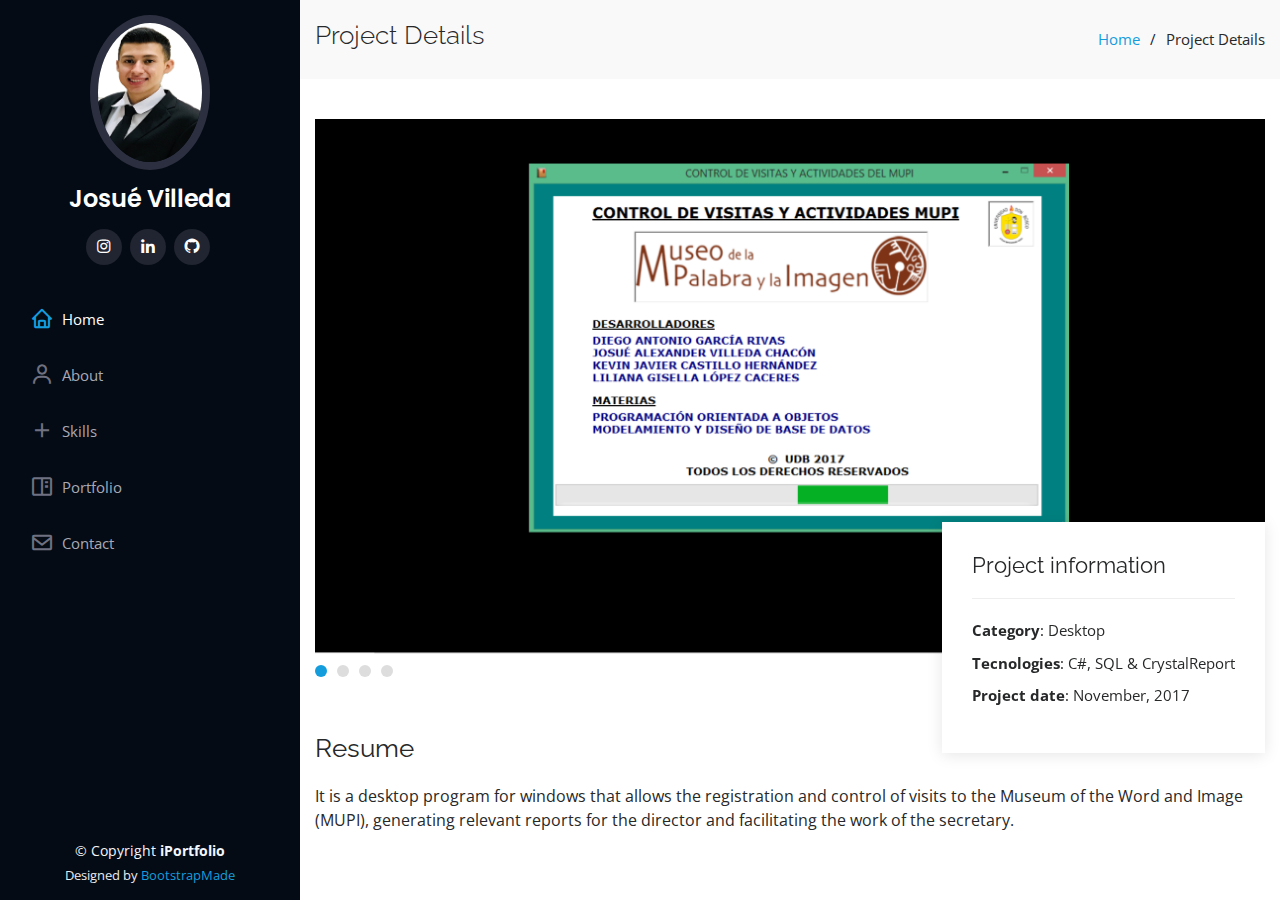
<file: Mupi.html>
<!DOCTYPE html>
<html lang="en">

<head>
  <meta charset="utf-8">
  <meta content="width=device-width, initial-scale=1.0" name="viewport">

  <title>MUPI Project</title>
  <meta content="" name="description">
  <meta content="" name="keywords">

  <!-- Favicons -->
  <link rel="icon" type="image/png" sizes="32x32" href="assets/img/favicon.png">
  <link rel="manifest" href="%PUBLIC_URL%/manifest.json" />

  <!-- Google Fonts -->
  <link
    href="https://fonts.googleapis.com/css?family=Open+Sans:300,300i,400,400i,600,600i,700,700i|Raleway:300,300i,400,400i,500,500i,600,600i,700,700i|Poppins:300,300i,400,400i,500,500i,600,600i,700,700i"
    rel="stylesheet">

  <!-- Vendor CSS Files -->
  <link href="assets/vendor/bootstrap/css/bootstrap.min.css" rel="stylesheet">
  <link href="assets/vendor/icofont/icofont.min.css" rel="stylesheet">
  <link href="assets/vendor/boxicons/css/boxicons.min.css" rel="stylesheet">
  <link href="assets/vendor/venobox/venobox.css" rel="stylesheet">
  <link href="assets/vendor/owl.carousel/assets/owl.carousel.min.css" rel="stylesheet">
  <link href="assets/vendor/aos/aos.css" rel="stylesheet">

  <!-- Template Main CSS File -->
  <link href="assets/css/style.css" rel="stylesheet">

  <!-- =======================================================
    * Template Name: iPortfolio - v1.5.1
    * Template URL: https://bootstrapmade.com/iportfolio-bootstrap-portfolio-websites-template/
    * Author: BootstrapMade.com 
    * Modify by Josué Villeda
    * License: https://bootstrapmade.com/license/
    ======================================================== -->
</head>

<body>

  <!-- ======= Mobile nav toggle button ======= -->
  <button type="button" class="mobile-nav-toggle d-xl-none"><i class="icofont-navigation-menu"></i></button>

  <!-- ======= Header ======= -->
  <header id="header">
    <div class="d-flex flex-column">

      <div class="profile">
        <img src="assets/img/profile-img.png" alt="profile-img" class="img-fluid rounded-circle">
        <h1 class="text-light"><a href="index.html">Josué Villeda</a></h1>
        <div class="social-links mt-3 text-center">
          <!-- <a href="#" class="twitter"><i class="bx bxl-twitter"></i></a> -->
          <a href="https://www.instagram.com/villeda_ch/" target="_blank" class="instagram"><i
              class="bx bxl-instagram"></i></a>
          <a href="https://www.linkedin.com/in/josuechac%C3%B3n/" target="_blank" class="linkedin"><i
              class="bx bxl-linkedin"></i></a>
          <a href="https://github.com/Villeda75?tab=repositories" target="_blank" class="github"><i
              class="bx bxl-github"></i></a>
        </div>
      </div>

      <nav class="nav-menu">
        <ul>
          <li class="active"><a href="index.html"><i class="bx bx-home"></i> <span>Home</span></a></li>
          <li><a href="index.html#about"><i class="bx bx-user"></i> <span>About</span></a></li>
          <li><a href="index.html#skills"><i class="bx bx-plus"></i> <span>Skills</span></a></li>
          <li><a href="index.html#portfolio"><i class="bx bx-book-content"></i> Portfolio</a></li>
          <!-- <li><a href="#services"><i class="bx bx-server"></i> Services</a></li> -->
          <li><a href="index.html#contact"><i class="bx bx-envelope"></i> Contact</a></li>

        </ul>
      </nav><!-- .nav-menu -->
      <button type="button" class="mobile-nav-toggle d-xl-none"><i class="icofont-navigation-menu"></i></button>

    </div>
  </header><!-- End Header -->

  <main id="main">

    <!-- ======= Breadcrumbs ======= -->
    <section id="breadcrumbs" class="breadcrumbs">
      <div class="container">

        <div class="d-flex justify-content-between align-items-center">
          <h2>Project Details</h2>
          <ol>
            <li><a href="index.html">Home</a></li>
            <li>Project Details</li>
          </ol>
        </div>

      </div>
    </section><!-- End Breadcrumbs -->

    <!-- ======= Portfolio Details Section ======= -->
    <section id="portfolio-details" class="portfolio-details">
      <div class="container">

        <div class="portfolio-details-container">

          <div class="owl-carousel portfolio-details-carousel">
            <img src="assets/img/portfolio/MUPI/MUPI.PNG" class="img-fluid" alt="Home-Project-img">
            <img src="assets/img/portfolio/MUPI/MUPI-visita.PNG" class="img-fluid" alt="Project-img">
            <img src="assets/img/portfolio/MUPI/MUPI-reports.PNG" class="img-fluid" alt="Project-img">
            <img src="assets/img/portfolio/MUPI/MUPI-reports-2.PNG" class="img-fluid" alt="Project-img">
          </div>

          <div class="portfolio-info">
            <h3>Project information</h3>
            <ul>
              <li><strong>Category</strong>: Desktop</li>
              <li><strong>Tecnologies</strong>: C#, SQL & CrystalReport</li>
              <li><strong>Project date</strong>: November, 2017</li>
            </ul>
          </div>

        </div>

        <div class="portfolio-description">
          <h2>Resume</h2>
          <p>
            It is a desktop program for windows that allows the registration and control of visits to the Museum of the
            Word and Image (MUPI), generating relevant reports for the director and facilitating the work of the
            secretary.
          </p>
        </div>

      </div>
    </section><!-- End Portfolio Details Section -->

  </main><!-- End #main -->

  <!-- ======= Footer ======= -->
  <footer id="footer">
    <div class="container">
      <div class="copyright">
        &copy; Copyright <strong><span>iPortfolio</span></strong>
      </div>
      <div class="credits">
        <!-- All the links in the footer should remain intact. -->
        <!-- You can delete the links only if you purchased the pro version. -->
        <!-- Licensing information: https://bootstrapmade.com/license/ -->
        <!-- Purchase the pro version with working PHP/AJAX contact form: https://bootstrapmade.com/iportfolio-bootstrap-portfolio-websites-template/ -->
        Designed by <a href="https://bootstrapmade.com/">BootstrapMade</a>
      </div>
    </div>
  </footer><!-- End  Footer -->

  <a href="#" class="back-to-top"><i class="icofont-simple-up"></i></a>

  <!-- Vendor JS Files -->
  <script src="assets/vendor/jquery/jquery.min.js"></script>
  <script src="assets/vendor/bootstrap/js/bootstrap.bundle.min.js"></script>
  <script src="assets/vendor/jquery.easing/jquery.easing.min.js"></script>
  <script src="assets/vendor/php-email-form/validate.js"></script>
  <script src="assets/vendor/waypoints/jquery.waypoints.min.js"></script>
  <script src="assets/vendor/counterup/counterup.min.js"></script>
  <script src="assets/vendor/isotope-layout/isotope.pkgd.min.js"></script>
  <script src="assets/vendor/venobox/venobox.min.js"></script>
  <script src="assets/vendor/owl.carousel/owl.carousel.min.js"></script>
  <script src="assets/vendor/typed.js/typed.min.js"></script>
  <script src="assets/vendor/aos/aos.js"></script>

  <!-- Template Main JS File -->
  <script src="assets/js/main.js"></script>

</body>

</html>
</file>
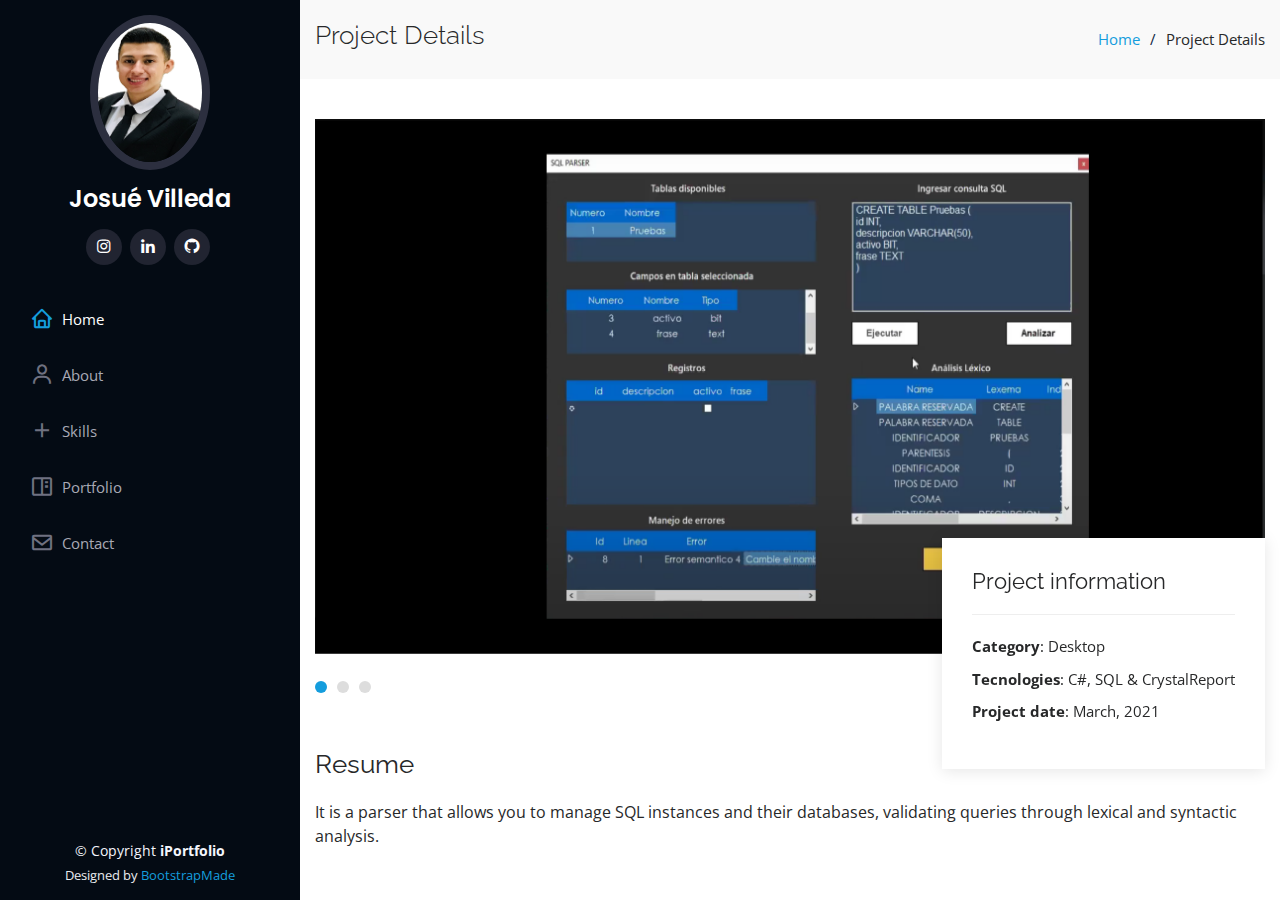
<file: ParserSQL.html>
<!DOCTYPE html>
<html lang="en">

<head>
  <meta charset="utf-8">
  <meta content="width=device-width, initial-scale=1.0" name="viewport">

  <title>ParserSQL Project</title>
  <meta content="" name="description">
  <meta content="" name="keywords">

  <!-- Favicons -->
  <link rel="icon" type="image/png" sizes="32x32" href="assets/img/favicon.png">
  <link rel="manifest" href="%PUBLIC_URL%/manifest.json" />

  <!-- Google Fonts -->
  <link
    href="https://fonts.googleapis.com/css?family=Open+Sans:300,300i,400,400i,600,600i,700,700i|Raleway:300,300i,400,400i,500,500i,600,600i,700,700i|Poppins:300,300i,400,400i,500,500i,600,600i,700,700i"
    rel="stylesheet">

  <!-- Vendor CSS Files -->
  <link href="assets/vendor/bootstrap/css/bootstrap.min.css" rel="stylesheet">
  <link href="assets/vendor/icofont/icofont.min.css" rel="stylesheet">
  <link href="assets/vendor/boxicons/css/boxicons.min.css" rel="stylesheet">
  <link href="assets/vendor/venobox/venobox.css" rel="stylesheet">
  <link href="assets/vendor/owl.carousel/assets/owl.carousel.min.css" rel="stylesheet">
  <link href="assets/vendor/aos/aos.css" rel="stylesheet">

  <!-- Template Main CSS File -->
  <link href="assets/css/style.css" rel="stylesheet">

  <!-- =======================================================
    * Template Name: iPortfolio - v1.5.1
    * Template URL: https://bootstrapmade.com/iportfolio-bootstrap-portfolio-websites-template/
    * Author: BootstrapMade.com 
    * Modify by Josué Villeda
    * License: https://bootstrapmade.com/license/
    ======================================================== -->
</head>

<body>

  <!-- ======= Mobile nav toggle button ======= -->
  <button type="button" class="mobile-nav-toggle d-xl-none"><i class="icofont-navigation-menu"></i></button>

  <!-- ======= Header ======= -->
  <header id="header">
    <div class="d-flex flex-column">

      <div class="profile">
        <img src="assets/img/profile-img.png" alt="profile-img" class="img-fluid rounded-circle">
        <h1 class="text-light"><a href="index.html">Josué Villeda</a></h1>
        <div class="social-links mt-3 text-center">
          <!-- <a href="#" class="twitter"><i class="bx bxl-twitter"></i></a> -->
          <a href="https://www.instagram.com/villeda_ch/" target="_blank" class="instagram"><i
              class="bx bxl-instagram"></i></a>
          <a href="https://www.linkedin.com/in/josuechac%C3%B3n/" target="_blank" class="linkedin"><i
              class="bx bxl-linkedin"></i></a>
          <a href="https://github.com/Villeda75?tab=repositories" target="_blank" class="github"><i
              class="bx bxl-github"></i></a>
        </div>
      </div>

      <nav class="nav-menu">
        <ul>
          <li class="active"><a href="index.html"><i class="bx bx-home"></i> <span>Home</span></a></li>
          <li><a href="index.html#about"><i class="bx bx-user"></i> <span>About</span></a></li>
          <li><a href="index.html#skills"><i class="bx bx-plus"></i> <span>Skills</span></a></li>
          <li><a href="index.html#portfolio"><i class="bx bx-book-content"></i> Portfolio</a></li>
          <!-- <li><a href="#services"><i class="bx bx-server"></i> Services</a></li> -->
          <li><a href="index.html#contact"><i class="bx bx-envelope"></i> Contact</a></li>

        </ul>
      </nav><!-- .nav-menu -->
      <button type="button" class="mobile-nav-toggle d-xl-none"><i class="icofont-navigation-menu"></i></button>

    </div>
  </header><!-- End Header -->

  <main id="main">

    <!-- ======= Breadcrumbs ======= -->
    <section id="breadcrumbs" class="breadcrumbs">
      <div class="container">

        <div class="d-flex justify-content-between align-items-center">
          <h2>Project Details</h2>
          <ol>
            <li><a href="index.html">Home</a></li>
            <li>Project Details</li>
          </ol>
        </div>

      </div>
    </section><!-- End Breadcrumbs -->

    <!-- ======= Portfolio Details Section ======= -->
    <section id="portfolio-details" class="portfolio-details">
      <div class="container">

        <div class="portfolio-details-container">

          <div class="owl-carousel portfolio-details-carousel">
            <img src="assets/img/portfolio/ParserSQL/ParserSQL.PNG" class="img-fluid" alt="Home-Project-img">
            <img src="assets/img/portfolio/ParserSQL/ParserSQL-Tools.PNG" class="img-fluid" alt="Project-img">
            <img src="assets/img/portfolio/ParserSQL/ParserSQL-Mockup.PNG" class="img-fluid" alt="Project-img">
          </div>

          <div class="portfolio-info">
            <h3>Project information</h3>
            <ul>
              <li><strong>Category</strong>: Desktop</li>
              <li><strong>Tecnologies</strong>: C#, SQL & CrystalReport</li>
              <li><strong>Project date</strong>: March, 2021</li>
            </ul>
          </div>

        </div>

        <div class="portfolio-description">
          <h2>Resume</h2>
          <p>
            It is a parser that allows you to manage SQL instances and their databases, validating queries through
            lexical and syntactic analysis.
          </p>
        </div>

      </div>
    </section><!-- End Portfolio Details Section -->

  </main><!-- End #main -->

  <!-- ======= Footer ======= -->
  <footer id="footer">
    <div class="container">
      <div class="copyright">
        &copy; Copyright <strong><span>iPortfolio</span></strong>
      </div>
      <div class="credits">
        <!-- All the links in the footer should remain intact. -->
        <!-- You can delete the links only if you purchased the pro version. -->
        <!-- Licensing information: https://bootstrapmade.com/license/ -->
        <!-- Purchase the pro version with working PHP/AJAX contact form: https://bootstrapmade.com/iportfolio-bootstrap-portfolio-websites-template/ -->
        Designed by <a href="https://bootstrapmade.com/">BootstrapMade</a>
      </div>
    </div>
  </footer><!-- End  Footer -->

  <a href="#" class="back-to-top"><i class="icofont-simple-up"></i></a>

  <!-- Vendor JS Files -->
  <script src="assets/vendor/jquery/jquery.min.js"></script>
  <script src="assets/vendor/bootstrap/js/bootstrap.bundle.min.js"></script>
  <script src="assets/vendor/jquery.easing/jquery.easing.min.js"></script>
  <script src="assets/vendor/php-email-form/validate.js"></script>
  <script src="assets/vendor/waypoints/jquery.waypoints.min.js"></script>
  <script src="assets/vendor/counterup/counterup.min.js"></script>
  <script src="assets/vendor/isotope-layout/isotope.pkgd.min.js"></script>
  <script src="assets/vendor/venobox/venobox.min.js"></script>
  <script src="assets/vendor/owl.carousel/owl.carousel.min.js"></script>
  <script src="assets/vendor/typed.js/typed.min.js"></script>
  <script src="assets/vendor/aos/aos.js"></script>

  <!-- Template Main JS File -->
  <script src="assets/js/main.js"></script>

</body>

</html>
</file>
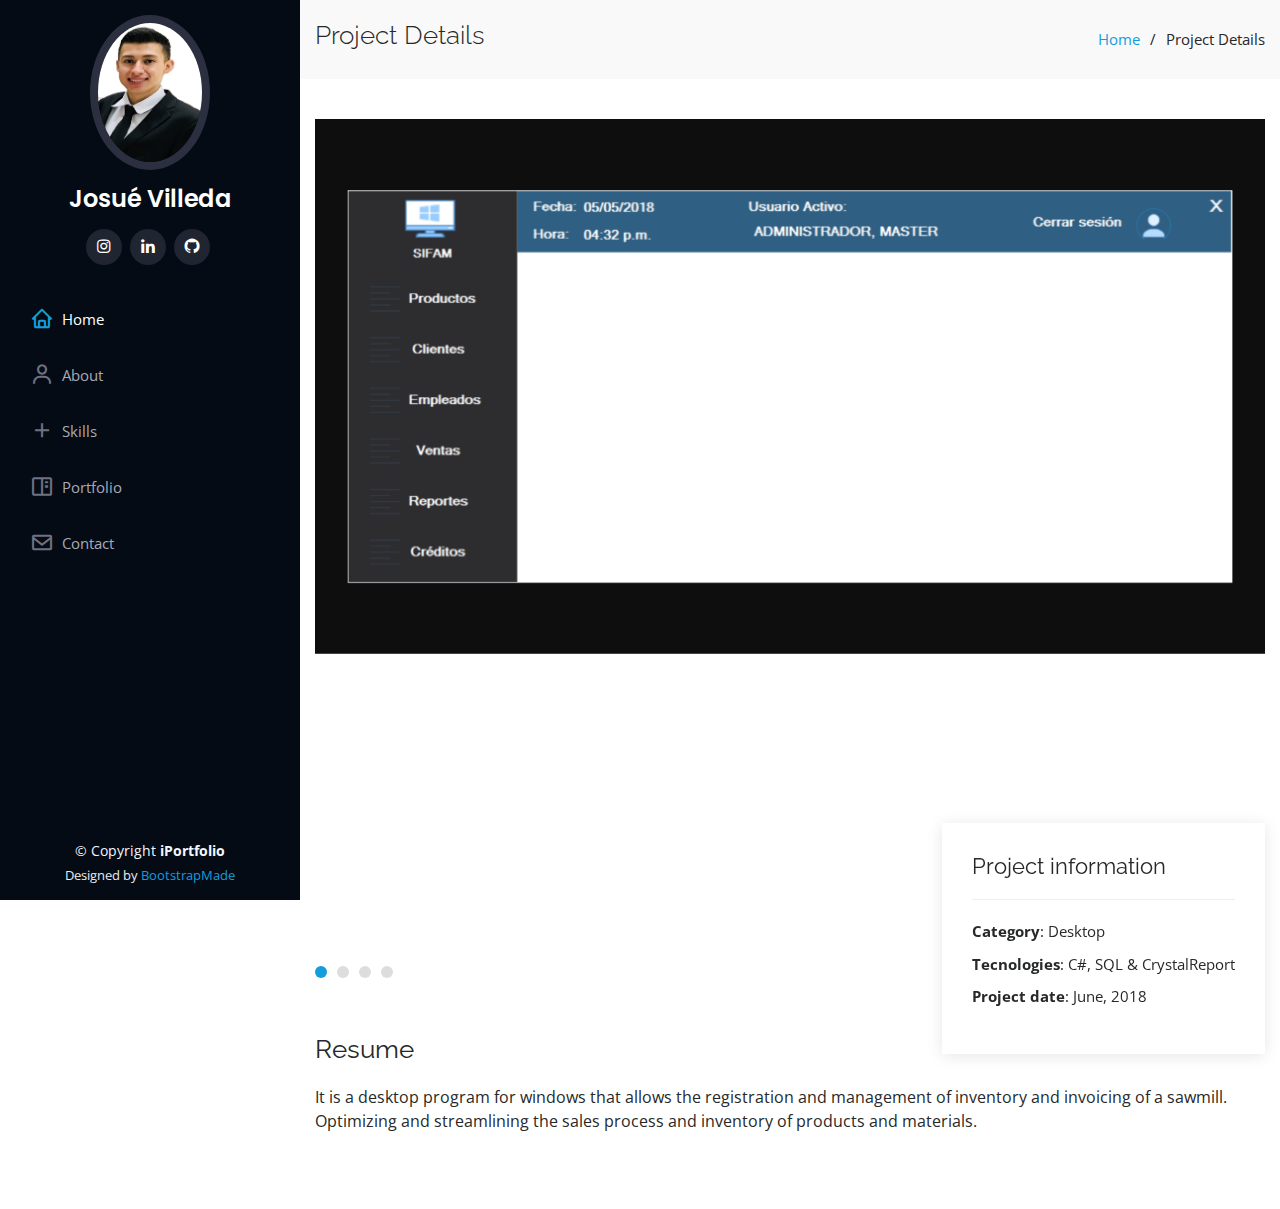
<file: Sifam.html>
<!DOCTYPE html>
<html lang="en">

<head>
  <meta charset="utf-8">
  <meta content="width=device-width, initial-scale=1.0" name="viewport">

  <title>SIFAM Project</title>
  <meta content="" name="description">
  <meta content="" name="keywords">

  <!-- Favicons -->
  <link rel="icon" type="image/png" sizes="32x32" href="assets/img/favicon.png">
  <link rel="manifest" href="%PUBLIC_URL%/manifest.json" />

  <!-- Google Fonts -->
  <link
    href="https://fonts.googleapis.com/css?family=Open+Sans:300,300i,400,400i,600,600i,700,700i|Raleway:300,300i,400,400i,500,500i,600,600i,700,700i|Poppins:300,300i,400,400i,500,500i,600,600i,700,700i"
    rel="stylesheet">

  <!-- Vendor CSS Files -->
  <link href="assets/vendor/bootstrap/css/bootstrap.min.css" rel="stylesheet">
  <link href="assets/vendor/icofont/icofont.min.css" rel="stylesheet">
  <link href="assets/vendor/boxicons/css/boxicons.min.css" rel="stylesheet">
  <link href="assets/vendor/venobox/venobox.css" rel="stylesheet">
  <link href="assets/vendor/owl.carousel/assets/owl.carousel.min.css" rel="stylesheet">
  <link href="assets/vendor/aos/aos.css" rel="stylesheet">

  <!-- Template Main CSS File -->
  <link href="assets/css/style.css" rel="stylesheet">

  <!-- =======================================================
    * Template Name: iPortfolio - v1.5.1
    * Template URL: https://bootstrapmade.com/iportfolio-bootstrap-portfolio-websites-template/
    * Author: BootstrapMade.com 
    * Modify by Josué Villeda
    * License: https://bootstrapmade.com/license/
    ======================================================== -->
</head>

<body>

  <!-- ======= Mobile nav toggle button ======= -->
  <button type="button" class="mobile-nav-toggle d-xl-none"><i class="icofont-navigation-menu"></i></button>

  <!-- ======= Header ======= -->
  <header id="header">
    <div class="d-flex flex-column">

      <div class="profile">
        <img src="assets/img/profile-img.png" alt="profile-img" class="img-fluid rounded-circle">
        <h1 class="text-light"><a href="index.html">Josué Villeda</a></h1>
        <div class="social-links mt-3 text-center">
          <!-- <a href="#" class="twitter"><i class="bx bxl-twitter"></i></a> -->
          <a href="https://www.instagram.com/villeda_ch/" target="_blank" class="instagram"><i
              class="bx bxl-instagram"></i></a>
          <a href="https://www.linkedin.com/in/josuechac%C3%B3n/" target="_blank" class="linkedin"><i
              class="bx bxl-linkedin"></i></a>
          <a href="https://github.com/Villeda75?tab=repositories" target="_blank" class="github"><i
              class="bx bxl-github"></i></a>
        </div>
      </div>

      <nav class="nav-menu">
        <ul>
          <li class="active"><a href="index.html"><i class="bx bx-home"></i> <span>Home</span></a></li>
          <li><a href="index.html#about"><i class="bx bx-user"></i> <span>About</span></a></li>
          <li><a href="index.html#skills"><i class="bx bx-plus"></i> <span>Skills</span></a></li>
          <li><a href="index.html#portfolio"><i class="bx bx-book-content"></i> Portfolio</a></li>
          <!-- <li><a href="#services"><i class="bx bx-server"></i> Services</a></li> -->
          <li><a href="index.html#contact"><i class="bx bx-envelope"></i> Contact</a></li>

        </ul>
      </nav><!-- .nav-menu -->
      <button type="button" class="mobile-nav-toggle d-xl-none"><i class="icofont-navigation-menu"></i></button>

    </div>
  </header><!-- End Header -->

  <main id="main">

    <!-- ======= Breadcrumbs ======= -->
    <section id="breadcrumbs" class="breadcrumbs">
      <div class="container">

        <div class="d-flex justify-content-between align-items-center">
          <h2>Project Details</h2>
          <ol>
            <li><a href="index.html">Home</a></li>
            <li>Project Details</li>
          </ol>
        </div>

      </div>
    </section><!-- End Breadcrumbs -->

    <!-- ======= Portfolio Details Section ======= -->
    <section id="portfolio-details" class="portfolio-details">
      <div class="container">

        <div class="portfolio-details-container">

          <div class="owl-carousel portfolio-details-carousel">
            <img src="assets/img/portfolio/SIFAM/sifam.PNG" class="img-fluid" alt="Home-Project-img">
            <img src="assets/img/portfolio/SIFAM/Sifam-products.PNG" class="img-fluid" alt="Project-img">
            <img src="assets/img/portfolio/SIFAM/sifam-avoid.PNG" class="img-fluid" alt="Project-img">
            <img src="assets/img/portfolio/SIFAM/sifam-reports.PNG" class="img-fluid" alt="Project-img">
          </div>

          <div class="portfolio-info">
            <h3>Project information</h3>
            <ul>
              <li><strong>Category</strong>: Desktop</li>
              <li><strong>Tecnologies</strong>: C#, SQL & CrystalReport</li>
              <li><strong>Project date</strong>: June, 2018</li>
            </ul>
          </div>

        </div>

        <div class="portfolio-description">
          <h2>Resume</h2>
          <p>
            It is a desktop program for windows that allows the registration and management of inventory and invoicing
            of a sawmill. Optimizing and streamlining the sales process and inventory of products and materials.
          </p>
        </div>

      </div>
    </section><!-- End Portfolio Details Section -->

  </main><!-- End #main -->

  <!-- ======= Footer ======= -->
  <footer id="footer">
    <div class="container">
      <div class="copyright">
        &copy; Copyright <strong><span>iPortfolio</span></strong>
      </div>
      <div class="credits">
        <!-- All the links in the footer should remain intact. -->
        <!-- You can delete the links only if you purchased the pro version. -->
        <!-- Licensing information: https://bootstrapmade.com/license/ -->
        <!-- Purchase the pro version with working PHP/AJAX contact form: https://bootstrapmade.com/iportfolio-bootstrap-portfolio-websites-template/ -->
        Designed by <a href="https://bootstrapmade.com/">BootstrapMade</a>
      </div>
    </div>
  </footer><!-- End  Footer -->

  <a href="#" class="back-to-top"><i class="icofont-simple-up"></i></a>

  <!-- Vendor JS Files -->
  <script src="assets/vendor/jquery/jquery.min.js"></script>
  <script src="assets/vendor/bootstrap/js/bootstrap.bundle.min.js"></script>
  <script src="assets/vendor/jquery.easing/jquery.easing.min.js"></script>
  <script src="assets/vendor/php-email-form/validate.js"></script>
  <script src="assets/vendor/waypoints/jquery.waypoints.min.js"></script>
  <script src="assets/vendor/counterup/counterup.min.js"></script>
  <script src="assets/vendor/isotope-layout/isotope.pkgd.min.js"></script>
  <script src="assets/vendor/venobox/venobox.min.js"></script>
  <script src="assets/vendor/owl.carousel/owl.carousel.min.js"></script>
  <script src="assets/vendor/typed.js/typed.min.js"></script>
  <script src="assets/vendor/aos/aos.js"></script>

  <!-- Template Main JS File -->
  <script src="assets/js/main.js"></script>

</body>

</html>
</file>
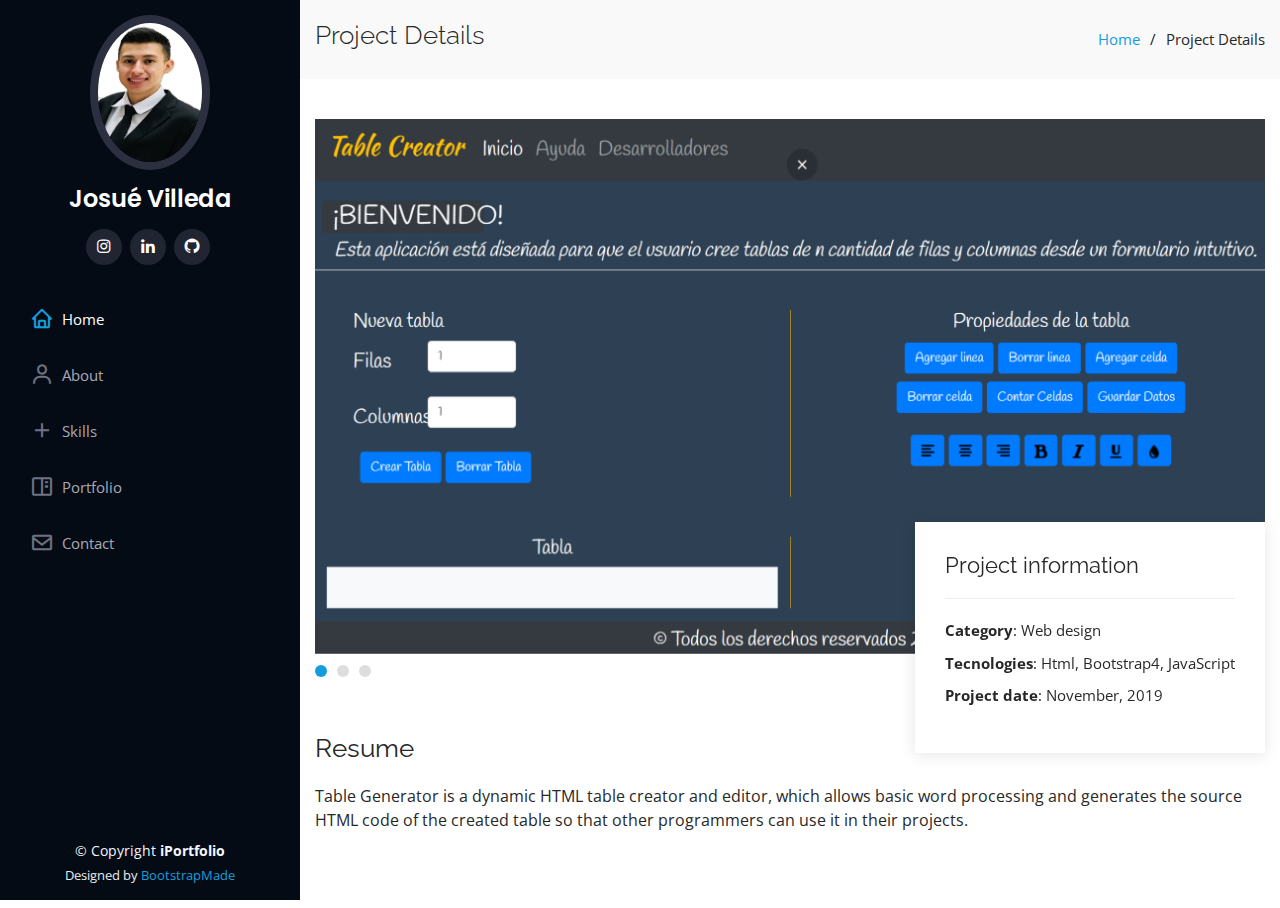
<file: Table-Generator.html>
<!DOCTYPE html>
<html lang="en">

<head>
  <meta charset="utf-8">
  <meta content="width=device-width, initial-scale=1.0" name="viewport">

  <title>Table Generator Project</title>
  <meta content="" name="description">
  <meta content="" name="keywords">

  <!-- Favicons -->
  <link rel="icon" type="image/png" sizes="32x32" href="assets/img/favicon.png">
  <link rel="manifest" href="%PUBLIC_URL%/manifest.json" />

  <!-- Google Fonts -->
  <link
    href="https://fonts.googleapis.com/css?family=Open+Sans:300,300i,400,400i,600,600i,700,700i|Raleway:300,300i,400,400i,500,500i,600,600i,700,700i|Poppins:300,300i,400,400i,500,500i,600,600i,700,700i"
    rel="stylesheet">

  <!-- Vendor CSS Files -->
  <link href="assets/vendor/bootstrap/css/bootstrap.min.css" rel="stylesheet">
  <link href="assets/vendor/icofont/icofont.min.css" rel="stylesheet">
  <link href="assets/vendor/boxicons/css/boxicons.min.css" rel="stylesheet">
  <link href="assets/vendor/venobox/venobox.css" rel="stylesheet">
  <link href="assets/vendor/owl.carousel/assets/owl.carousel.min.css" rel="stylesheet">
  <link href="assets/vendor/aos/aos.css" rel="stylesheet">

  <!-- Template Main CSS File -->
  <link href="assets/css/style.css" rel="stylesheet">

  <!-- =======================================================
    * Template Name: iPortfolio - v1.5.1
    * Template URL: https://bootstrapmade.com/iportfolio-bootstrap-portfolio-websites-template/
    * Author: BootstrapMade.com 
    * Modify by Josué Villeda
    * License: https://bootstrapmade.com/license/
    ======================================================== -->
</head>

<body>

  <!-- ======= Mobile nav toggle button ======= -->
  <button type="button" class="mobile-nav-toggle d-xl-none"><i class="icofont-navigation-menu"></i></button>

  <!-- ======= Header ======= -->
  <header id="header">
    <div class="d-flex flex-column">

      <div class="profile">
        <img src="assets/img/profile-img.png" alt="profile-img" class="img-fluid rounded-circle">
        <h1 class="text-light"><a href="index.html">Josué Villeda</a></h1>
        <div class="social-links mt-3 text-center">
          <!-- <a href="#" class="twitter"><i class="bx bxl-twitter"></i></a> -->
          <a href="https://www.instagram.com/villeda_ch/" target="_blank" class="instagram"><i
              class="bx bxl-instagram"></i></a>
          <a href="https://www.linkedin.com/in/josuechac%C3%B3n/" target="_blank" class="linkedin"><i
              class="bx bxl-linkedin"></i></a>
          <a href="https://github.com/Villeda75?tab=repositories" target="_blank" class="github"><i
              class="bx bxl-github"></i></a>
        </div>
      </div>

      <nav class="nav-menu">
        <ul>
          <li class="active"><a href="index.html"><i class="bx bx-home"></i> <span>Home</span></a></li>
          <li><a href="index.html#about"><i class="bx bx-user"></i> <span>About</span></a></li>
          <li><a href="index.html#skills"><i class="bx bx-plus"></i> <span>Skills</span></a></li>
          <li><a href="index.html#portfolio"><i class="bx bx-book-content"></i> Portfolio</a></li>
          <!-- <li><a href="#services"><i class="bx bx-server"></i> Services</a></li> -->
          <li><a href="index.html#contact"><i class="bx bx-envelope"></i> Contact</a></li>

        </ul>
      </nav><!-- .nav-menu -->
      <button type="button" class="mobile-nav-toggle d-xl-none"><i class="icofont-navigation-menu"></i></button>

    </div>
  </header><!-- End Header -->

  <main id="main">

    <!-- ======= Breadcrumbs ======= -->
    <section id="breadcrumbs" class="breadcrumbs">
      <div class="container">

        <div class="d-flex justify-content-between align-items-center">
          <h2>Project Details</h2>
          <ol>
            <li><a href="index.html">Home</a></li>
            <li>Project Details</li>
          </ol>
        </div>

      </div>
    </section><!-- End Breadcrumbs -->

    <!-- ======= Portfolio Details Section ======= -->
    <section id="portfolio-details" class="portfolio-details">
      <div class="container">

        <div class="portfolio-details-container">

          <div class="owl-carousel portfolio-details-carousel">
            <img src="assets/img/portfolio/TableGenerator/tableGenerator.PNG" class="img-fluid" alt="Home-Project-img">
            <img src="assets/img/portfolio/TableGenerator/tableGenerator-help.PNG" class="img-fluid"
              alt="Help-Project-img">
            <img src="assets/img/portfolio/TableGenerator/tableGenerator-dev.PNG" class="img-fluid"
              alt="Developers-Project-img">
          </div>

          <div class="portfolio-info">
            <h3>Project information</h3>
            <ul>
              <li><strong>Category</strong>: Web design</li>
              <li><strong>Tecnologies</strong>: Html, Bootstrap4, JavaScript</li>
              <li><strong>Project date</strong>: November, 2019</li>
              <!-- <li><strong>Project URL</strong>: <a href="#">www.example.com</a></li> -->
            </ul>
          </div>

        </div>

        <div class="portfolio-description">
          <h2>Resume</h2>
          <p>
            Table Generator is a dynamic HTML table creator and editor, which allows basic word processing and generates
            the source HTML code of the created table so that other programmers can use it in their projects.
          </p>
        </div>

      </div>
    </section><!-- End Portfolio Details Section -->

  </main><!-- End #main -->

  <!-- ======= Footer ======= -->
  <footer id="footer">
    <div class="container">
      <div class="copyright">
        &copy; Copyright <strong><span>iPortfolio</span></strong>
      </div>
      <div class="credits">
        <!-- All the links in the footer should remain intact. -->
        <!-- You can delete the links only if you purchased the pro version. -->
        <!-- Licensing information: https://bootstrapmade.com/license/ -->
        <!-- Purchase the pro version with working PHP/AJAX contact form: https://bootstrapmade.com/iportfolio-bootstrap-portfolio-websites-template/ -->
        Designed by <a href="https://bootstrapmade.com/">BootstrapMade</a>
      </div>
    </div>
  </footer><!-- End  Footer -->

  <a href="#" class="back-to-top"><i class="icofont-simple-up"></i></a>

  <!-- Vendor JS Files -->
  <script src="assets/vendor/jquery/jquery.min.js"></script>
  <script src="assets/vendor/bootstrap/js/bootstrap.bundle.min.js"></script>
  <script src="assets/vendor/jquery.easing/jquery.easing.min.js"></script>
  <script src="assets/vendor/php-email-form/validate.js"></script>
  <script src="assets/vendor/waypoints/jquery.waypoints.min.js"></script>
  <script src="assets/vendor/counterup/counterup.min.js"></script>
  <script src="assets/vendor/isotope-layout/isotope.pkgd.min.js"></script>
  <script src="assets/vendor/venobox/venobox.min.js"></script>
  <script src="assets/vendor/owl.carousel/owl.carousel.min.js"></script>
  <script src="assets/vendor/typed.js/typed.min.js"></script>
  <script src="assets/vendor/aos/aos.js"></script>

  <!-- Template Main JS File -->
  <script src="assets/js/main.js"></script>

</body>

</html>
</file>
<file: assets/vendor/venobox/venobox.css>
/* ------ venobox.css --------*/
.vbox-overlay *, .vbox-overlay *:before, .vbox-overlay *:after{
    -webkit-backface-visibility: hidden;
    -webkit-box-sizing:border-box;
    -moz-box-sizing:border-box;
    box-sizing:border-box;
}
.vbox-overlay * { 
    -webkit-backface-visibility: visible;
    backface-visibility: visible;
}
.vbox-overlay{
    display: -webkit-flex;
    display: flex;
    -webkit-flex-direction: column;
    flex-direction: column;
    -webkit-justify-content: center;
    justify-content: center;
    -webkit-align-items: center;
    align-items: center;
    position: fixed;
    left: 0;
    top: 0;
    bottom: 0;
    right: 0;
    z-index: 999999;
}

/* ----- navigation ----- */
.vbox-title{
    width: 100%;
    height: 40px;
    float: left;
    text-align: center;
    line-height: 28px;
    font-size: 12px;
    padding: 6px 50px;
    overflow: hidden;
    position: fixed;
    display: none;
    left: 0;
    z-index: 89;
}
.vbox-close{
    cursor: pointer;
    position: fixed;
    top: -1px;
    right: 0;
    width: 50px;
    height: 40px;
    padding: 6px;
    display: block;
    background-position:10px center;
    overflow: hidden;
    font-size: 24px;
    line-height: 1;
    text-align: center;
    z-index: 99;
}
.vbox-left{
    cursor: pointer;
    position: fixed;
    left: 0;
    height: 40px;
    overflow: hidden;
    line-height: 28px;
    font-size: 12px;
    z-index: 99;
    display: flex;
    align-items:center;
}
.vbox-num{
    display: inline-block;
    margin: 6px 0 6px 15px;
}
/* ----- Social share ----- */
.vbox-share{
    line-height: 28px;
    font-size: 12px;
    overflow: hidden;
    position: fixed;
    left: 0;
    z-index: 98;
    display: flex;
    align-items:center;
    justify-content: center;
    width: 100%;
    text-align: center;
}
.vbox-share svg{
    max-height: 28px;
    width: 28px;
    z-index: 10;
    margin-left: 12px;
    margin-top: 6px;
    margin-bottom: 6px;
    vertical-align: middle;
}


/* ----- navigation ARROWS ----- */
.vbox-next, .vbox-prev{
    position: fixed;
    top: 50%;
    margin-top: -15px;
    overflow: hidden;
    cursor: pointer;
    display: block;
    width: 45px;
    height: 45px;
    z-index: 99;
}
.vbox-next span, .vbox-prev span{
    position: relative;
    width: 20px;
    height: 20px;
    border: 2px solid transparent;
    border-top-color: #B6B6B6;
    border-right-color: #B6B6B6;
    text-indent: -100px;
    position: absolute;
    top: 8px;
    display: block;
}
.vbox-prev{
    left: 15px;
}
.vbox-next{
    right: 15px;
}
.vbox-prev span{
    left: 10px;
    -ms-transform: rotate(-135deg);
    -webkit-transform: rotate(-135deg);
    transform: rotate(-135deg);
}
.vbox-next span{
    -ms-transform: rotate(45deg);
    -webkit-transform: rotate(45deg);
    transform: rotate(45deg);
    right: 10px;
}
/* ------- inline window ------ */
.vbox-inline{
    width: 420px;
    height: 315px;
    height: 70vh;
    padding: 10px;
    background: #fff;
    margin: 0 auto;
    overflow: auto;
    text-align: left;
}
/* ------- Video & iFrames window ------ */
.venoframe{
    max-width: 100%;
    width: 100%;
    border: none;
    width: 100%;
    height: 260px;
    height: 70vh;
}
.venoframe.vbvid{
    height: 260px;
}
@media (min-width: 768px) {
    .venoframe, .vbox-inline{
        width: 90%;
        height: 360px;
        height: 70vh;
    }
    .venoframe.vbvid{
        width: 640px;
        height: 360px;
    }
}
@media (min-width: 992px) {
    .venoframe, .vbox-inline{
        max-width: 1200px;
        width: 80%;
        height: 540px;
        height: 70vh;
    }
    .venoframe.vbvid{
        width: 960px;
        height: 540px;
    }
}
/* 
Please do NOT edit this part! 
or at least read this note: http://i.imgur.com/7C0ws9e.gif
*/
.vbox-open{
    overflow: hidden;
}
.vbox-container{
    position: absolute;
    left: 0;
    right: 0;
    top: 0;
    bottom: 0;
    overflow-x: hidden;
    overflow-y: scroll;
    overflow-scrolling: touch;
    -webkit-overflow-scrolling: touch;
    z-index: 20;
    max-height: 100%;

}

.vbox-content{
    text-align: center;
    float: left;
    width: 100%;
    position: relative;
    overflow: hidden;
    padding: 20px 4%;
}
.vbox-container img{
    max-width: 100%;
    height: auto;
}
.vbox-figlio{
    box-shadow: 0 0 12px rgba(0,0,0,0.19), 0 6px 6px rgba(0,0,0,0.23);
    max-width: 100%;
    text-align: initial;
}
img.vbox-figlio{
    -webkit-user-select: none;
-khtml-user-select: none;
-moz-user-select: none;
-o-user-select: none;
user-select: none;
}
.vbox-content.swipe-left{
    margin-left: -200px !important;
}
.vbox-content.swipe-right{
    margin-left: 200px !important;
}
.vbox-animated{
    webkit-transition: margin 300ms ease-out;
    transition: margin 300ms ease-out;
}

/* ---------- preloader ----------
 * SPINKIT 
 * http://tobiasahlin.com/spinkit/
-------------------------------- */
.sk-double-bounce,.sk-rotating-plane{width:40px;height:40px;margin:40px auto}.sk-rotating-plane{background-color:#333;-webkit-animation:sk-rotatePlane 1.2s infinite ease-in-out;animation:sk-rotatePlane 1.2s infinite ease-in-out}@-webkit-keyframes sk-rotatePlane{0%{-webkit-transform:perspective(120px) rotateX(0) rotateY(0);transform:perspective(120px) rotateX(0) rotateY(0)}50%{-webkit-transform:perspective(120px) rotateX(-180.1deg) rotateY(0);transform:perspective(120px) rotateX(-180.1deg) rotateY(0)}100%{-webkit-transform:perspective(120px) rotateX(-180deg) rotateY(-179.9deg);transform:perspective(120px) rotateX(-180deg) rotateY(-179.9deg)}}@keyframes sk-rotatePlane{0%{-webkit-transform:perspective(120px) rotateX(0) rotateY(0);transform:perspective(120px) rotateX(0) rotateY(0)}50%{-webkit-transform:perspective(120px) rotateX(-180.1deg) rotateY(0);transform:perspective(120px) rotateX(-180.1deg) rotateY(0)}100%{-webkit-transform:perspective(120px) rotateX(-180deg) rotateY(-179.9deg);transform:perspective(120px) rotateX(-180deg) rotateY(-179.9deg)}}.sk-double-bounce{position:relative}.sk-double-bounce .sk-child{width:100%;height:100%;border-radius:50%;background-color:#333;opacity:.6;position:absolute;top:0;left:0;-webkit-animation:sk-doubleBounce 2s infinite ease-in-out;animation:sk-doubleBounce 2s infinite ease-in-out}.sk-chasing-dots .sk-child,.sk-spinner-pulse,.sk-three-bounce .sk-child{background-color:#333;border-radius:100%}.sk-double-bounce .sk-double-bounce2{-webkit-animation-delay:-1s;animation-delay:-1s}@-webkit-keyframes sk-doubleBounce{0%,100%{-webkit-transform:scale(0);transform:scale(0)}50%{-webkit-transform:scale(1);transform:scale(1)}}@keyframes sk-doubleBounce{0%,100%{-webkit-transform:scale(0);transform:scale(0)}50%{-webkit-transform:scale(1);transform:scale(1)}}.sk-wave{margin:40px auto;width:50px;height:40px;text-align:center;font-size:10px}.sk-wave .sk-rect{background-color:#333;height:100%;width:6px;display:inline-block;-webkit-animation:sk-waveStretchDelay 1.2s infinite ease-in-out;animation:sk-waveStretchDelay 1.2s infinite ease-in-out}.sk-wave .sk-rect1{-webkit-animation-delay:-1.2s;animation-delay:-1.2s}.sk-wave .sk-rect2{-webkit-animation-delay:-1.1s;animation-delay:-1.1s}.sk-wave .sk-rect3{-webkit-animation-delay:-1s;animation-delay:-1s}.sk-wave .sk-rect4{-webkit-animation-delay:-.9s;animation-delay:-.9s}.sk-wave .sk-rect5{-webkit-animation-delay:-.8s;animation-delay:-.8s}@-webkit-keyframes sk-waveStretchDelay{0%,100%,40%{-webkit-transform:scaleY(.4);transform:scaleY(.4)}20%{-webkit-transform:scaleY(1);transform:scaleY(1)}}@keyframes sk-waveStretchDelay{0%,100%,40%{-webkit-transform:scaleY(.4);transform:scaleY(.4)}20%{-webkit-transform:scaleY(1);transform:scaleY(1)}}.sk-wandering-cubes{margin:40px auto;width:40px;height:40px;position:relative}.sk-wandering-cubes .sk-cube{background-color:#333;width:10px;height:10px;position:absolute;top:0;left:0;-webkit-animation:sk-wanderingCube 1.8s ease-in-out -1.8s infinite both;animation:sk-wanderingCube 1.8s ease-in-out -1.8s infinite both}.sk-chasing-dots,.sk-spinner-pulse{width:40px;height:40px;margin:40px auto}.sk-wandering-cubes .sk-cube2{-webkit-animation-delay:-.9s;animation-delay:-.9s}@-webkit-keyframes sk-wanderingCube{0%{-webkit-transform:rotate(0);transform:rotate(0)}25%{-webkit-transform:translateX(30px) rotate(-90deg) scale(.5);transform:translateX(30px) rotate(-90deg) scale(.5)}50%{-webkit-transform:translateX(30px) translateY(30px) rotate(-179deg);transform:translateX(30px) translateY(30px) rotate(-179deg)}50.1%{-webkit-transform:translateX(30px) translateY(30px) rotate(-180deg);transform:translateX(30px) translateY(30px) rotate(-180deg)}75%{-webkit-transform:translateX(0) translateY(30px) rotate(-270deg) scale(.5);transform:translateX(0) translateY(30px) rotate(-270deg) scale(.5)}100%{-webkit-transform:rotate(-360deg);transform:rotate(-360deg)}}@keyframes sk-wanderingCube{0%{-webkit-transform:rotate(0);transform:rotate(0)}25%{-webkit-transform:translateX(30px) rotate(-90deg) scale(.5);transform:translateX(30px) rotate(-90deg) scale(.5)}50%{-webkit-transform:translateX(30px) translateY(30px) rotate(-179deg);transform:translateX(30px) translateY(30px) rotate(-179deg)}50.1%{-webkit-transform:translateX(30px) translateY(30px) rotate(-180deg);transform:translateX(30px) translateY(30px) rotate(-180deg)}75%{-webkit-transform:translateX(0) translateY(30px) rotate(-270deg) scale(.5);transform:translateX(0) translateY(30px) rotate(-270deg) scale(.5)}100%{-webkit-transform:rotate(-360deg);transform:rotate(-360deg)}}.sk-spinner-pulse{-webkit-animation:sk-pulseScaleOut 1s infinite ease-in-out;animation:sk-pulseScaleOut 1s infinite ease-in-out}@-webkit-keyframes sk-pulseScaleOut{0%{-webkit-transform:scale(0);transform:scale(0)}100%{-webkit-transform:scale(1);transform:scale(1);opacity:0}}@keyframes sk-pulseScaleOut{0%{-webkit-transform:scale(0);transform:scale(0)}100%{-webkit-transform:scale(1);transform:scale(1);opacity:0}}.sk-chasing-dots{position:relative;text-align:center;-webkit-animation:sk-chasingDotsRotate 2s infinite linear;animation:sk-chasingDotsRotate 2s infinite linear}.sk-chasing-dots .sk-child{width:60%;height:60%;display:inline-block;position:absolute;top:0;-webkit-animation:sk-chasingDotsBounce 2s infinite ease-in-out;animation:sk-chasingDotsBounce 2s infinite ease-in-out}.sk-chasing-dots .sk-dot2{top:auto;bottom:0;-webkit-animation-delay:-1s;animation-delay:-1s}@-webkit-keyframes sk-chasingDotsRotate{100%{-webkit-transform:rotate(360deg);transform:rotate(360deg)}}@keyframes sk-chasingDotsRotate{100%{-webkit-transform:rotate(360deg);transform:rotate(360deg)}}@-webkit-keyframes sk-chasingDotsBounce{0%,100%{-webkit-transform:scale(0);transform:scale(0)}50%{-webkit-transform:scale(1);transform:scale(1)}}@keyframes sk-chasingDotsBounce{0%,100%{-webkit-transform:scale(0);transform:scale(0)}50%{-webkit-transform:scale(1);transform:scale(1)}}.sk-three-bounce{margin:40px auto;width:80px;text-align:center}.sk-three-bounce .sk-child{width:20px;height:20px;display:inline-block;-webkit-animation:sk-three-bounce 1.4s ease-in-out 0s infinite both;animation:sk-three-bounce 1.4s ease-in-out 0s infinite both}.sk-circle .sk-child:before,.sk-fading-circle .sk-circle:before{display:block;border-radius:100%;content:'';background-color:#333}.sk-three-bounce .sk-bounce1{-webkit-animation-delay:-.32s;animation-delay:-.32s}.sk-three-bounce .sk-bounce2{-webkit-animation-delay:-.16s;animation-delay:-.16s}@-webkit-keyframes sk-three-bounce{0%,100%,80%{-webkit-transform:scale(0);transform:scale(0)}40%{-webkit-transform:scale(1);transform:scale(1)}}@keyframes sk-three-bounce{0%,100%,80%{-webkit-transform:scale(0);transform:scale(0)}40%{-webkit-transform:scale(1);transform:scale(1)}}.sk-circle{margin:40px auto;width:40px;height:40px;position:relative}.sk-circle .sk-child{width:100%;height:100%;position:absolute;left:0;top:0}.sk-circle .sk-child:before{margin:0 auto;width:15%;height:15%;-webkit-animation:sk-circleBounceDelay 1.2s infinite ease-in-out both;animation:sk-circleBounceDelay 1.2s infinite ease-in-out both}.sk-circle .sk-circle2{-webkit-transform:rotate(30deg);-ms-transform:rotate(30deg);transform:rotate(30deg)}.sk-circle .sk-circle3{-webkit-transform:rotate(60deg);-ms-transform:rotate(60deg);transform:rotate(60deg)}.sk-circle .sk-circle4{-webkit-transform:rotate(90deg);-ms-transform:rotate(90deg);transform:rotate(90deg)}.sk-circle .sk-circle5{-webkit-transform:rotate(120deg);-ms-transform:rotate(120deg);transform:rotate(120deg)}.sk-circle .sk-circle6{-webkit-transform:rotate(150deg);-ms-transform:rotate(150deg);transform:rotate(150deg)}.sk-circle .sk-circle7{-webkit-transform:rotate(180deg);-ms-transform:rotate(180deg);transform:rotate(180deg)}.sk-circle .sk-circle8{-webkit-transform:rotate(210deg);-ms-transform:rotate(210deg);transform:rotate(210deg)}.sk-circle .sk-circle9{-webkit-transform:rotate(240deg);-ms-transform:rotate(240deg);transform:rotate(240deg)}.sk-circle .sk-circle10{-webkit-transform:rotate(270deg);-ms-transform:rotate(270deg);transform:rotate(270deg)}.sk-circle .sk-circle11{-webkit-transform:rotate(300deg);-ms-transform:rotate(300deg);transform:rotate(300deg)}.sk-circle .sk-circle12{-webkit-transform:rotate(330deg);-ms-transform:rotate(330deg);transform:rotate(330deg)}.sk-circle .sk-circle2:before{-webkit-animation-delay:-1.1s;animation-delay:-1.1s}.sk-circle .sk-circle3:before{-webkit-animation-delay:-1s;animation-delay:-1s}.sk-circle .sk-circle4:before{-webkit-animation-delay:-.9s;animation-delay:-.9s}.sk-circle .sk-circle5:before{-webkit-animation-delay:-.8s;animation-delay:-.8s}.sk-circle .sk-circle6:before{-webkit-animation-delay:-.7s;animation-delay:-.7s}.sk-circle .sk-circle7:before{-webkit-animation-delay:-.6s;animation-delay:-.6s}.sk-circle .sk-circle8:before{-webkit-animation-delay:-.5s;animation-delay:-.5s}.sk-circle .sk-circle9:before{-webkit-animation-delay:-.4s;animation-delay:-.4s}.sk-circle .sk-circle10:before{-webkit-animation-delay:-.3s;animation-delay:-.3s}.sk-circle .sk-circle11:before{-webkit-animation-delay:-.2s;animation-delay:-.2s}.sk-circle .sk-circle12:before{-webkit-animation-delay:-.1s;animation-delay:-.1s}@-webkit-keyframes sk-circleBounceDelay{0%,100%,80%{-webkit-transform:scale(0);transform:scale(0)}40%{-webkit-transform:scale(1);transform:scale(1)}}@keyframes sk-circleBounceDelay{0%,100%,80%{-webkit-transform:scale(0);transform:scale(0)}40%{-webkit-transform:scale(1);transform:scale(1)}}.sk-cube-grid{width:40px;height:40px;margin:40px auto}.sk-cube-grid .sk-cube{width:33.33%;height:33.33%;background-color:#333;float:left;-webkit-animation:sk-cubeGridScaleDelay 1.3s infinite ease-in-out;animation:sk-cubeGridScaleDelay 1.3s infinite ease-in-out}.sk-cube-grid .sk-cube1{-webkit-animation-delay:.2s;animation-delay:.2s}.sk-cube-grid .sk-cube2{-webkit-animation-delay:.3s;animation-delay:.3s}.sk-cube-grid .sk-cube3{-webkit-animation-delay:.4s;animation-delay:.4s}.sk-cube-grid .sk-cube4{-webkit-animation-delay:.1s;animation-delay:.1s}.sk-cube-grid .sk-cube5{-webkit-animation-delay:.2s;animation-delay:.2s}.sk-cube-grid .sk-cube6{-webkit-animation-delay:.3s;animation-delay:.3s}.sk-cube-grid .sk-cube7{-webkit-animation-delay:0ms;animation-delay:0ms}.sk-cube-grid .sk-cube8{-webkit-animation-delay:.1s;animation-delay:.1s}.sk-cube-grid .sk-cube9{-webkit-animation-delay:.2s;animation-delay:.2s}@-webkit-keyframes sk-cubeGridScaleDelay{0%,100%,70%{-webkit-transform:scale3D(1,1,1);transform:scale3D(1,1,1)}35%{-webkit-transform:scale3D(0,0,1);transform:scale3D(0,0,1)}}@keyframes sk-cubeGridScaleDelay{0%,100%,70%{-webkit-transform:scale3D(1,1,1);transform:scale3D(1,1,1)}35%{-webkit-transform:scale3D(0,0,1);transform:scale3D(0,0,1)}}.sk-fading-circle{margin:40px auto;width:40px;height:40px;position:relative}.sk-fading-circle .sk-circle{width:100%;height:100%;position:absolute;left:0;top:0}.sk-fading-circle .sk-circle:before{margin:0 auto;width:15%;height:15%;-webkit-animation:sk-circleFadeDelay 1.2s infinite ease-in-out both;animation:sk-circleFadeDelay 1.2s infinite ease-in-out both}.sk-fading-circle .sk-circle2{-webkit-transform:rotate(30deg);-ms-transform:rotate(30deg);transform:rotate(30deg)}.sk-fading-circle .sk-circle3{-webkit-transform:rotate(60deg);-ms-transform:rotate(60deg);transform:rotate(60deg)}.sk-fading-circle .sk-circle4{-webkit-transform:rotate(90deg);-ms-transform:rotate(90deg);transform:rotate(90deg)}.sk-fading-circle .sk-circle5{-webkit-transform:rotate(120deg);-ms-transform:rotate(120deg);transform:rotate(120deg)}.sk-fading-circle .sk-circle6{-webkit-transform:rotate(150deg);-ms-transform:rotate(150deg);transform:rotate(150deg)}.sk-fading-circle .sk-circle7{-webkit-transform:rotate(180deg);-ms-transform:rotate(180deg);transform:rotate(180deg)}.sk-fading-circle .sk-circle8{-webkit-transform:rotate(210deg);-ms-transform:rotate(210deg);transform:rotate(210deg)}.sk-fading-circle .sk-circle9{-webkit-transform:rotate(240deg);-ms-transform:rotate(240deg);transform:rotate(240deg)}.sk-fading-circle .sk-circle10{-webkit-transform:rotate(270deg);-ms-transform:rotate(270deg);transform:rotate(270deg)}.sk-fading-circle .sk-circle11{-webkit-transform:rotate(300deg);-ms-transform:rotate(300deg);transform:rotate(300deg)}.sk-fading-circle .sk-circle12{-webkit-transform:rotate(330deg);-ms-transform:rotate(330deg);transform:rotate(330deg)}.sk-fading-circle .sk-circle2:before{-webkit-animation-delay:-1.1s;animation-delay:-1.1s}.sk-fading-circle .sk-circle3:before{-webkit-animation-delay:-1s;animation-delay:-1s}.sk-fading-circle .sk-circle4:before{-webkit-animation-delay:-.9s;animation-delay:-.9s}.sk-fading-circle .sk-circle5:before{-webkit-animation-delay:-.8s;animation-delay:-.8s}.sk-fading-circle .sk-circle6:before{-webkit-animation-delay:-.7s;animation-delay:-.7s}.sk-fading-circle .sk-circle7:before{-webkit-animation-delay:-.6s;animation-delay:-.6s}.sk-fading-circle .sk-circle8:before{-webkit-animation-delay:-.5s;animation-delay:-.5s}.sk-fading-circle .sk-circle9:before{-webkit-animation-delay:-.4s;animation-delay:-.4s}.sk-fading-circle .sk-circle10:before{-webkit-animation-delay:-.3s;animation-delay:-.3s}.sk-fading-circle .sk-circle11:before{-webkit-animation-delay:-.2s;animation-delay:-.2s}.sk-fading-circle .sk-circle12:before{-webkit-animation-delay:-.1s;animation-delay:-.1s}@-webkit-keyframes sk-circleFadeDelay{0%,100%,39%{opacity:0}40%{opacity:1}}@keyframes sk-circleFadeDelay{0%,100%,39%{opacity:0}40%{opacity:1}}.sk-folding-cube{margin:40px auto;width:40px;height:40px;position:relative;-webkit-transform:rotateZ(45deg);transform:rotateZ(45deg)}.sk-folding-cube .sk-cube{float:left;width:50%;height:50%;position:relative;-webkit-transform:scale(1.1);-ms-transform:scale(1.1);transform:scale(1.1)}.sk-folding-cube .sk-cube:before{content:'';position:absolute;top:0;left:0;width:100%;height:100%;background-color:#333;-webkit-animation:sk-foldCubeAngle 2.4s infinite linear both;animation:sk-foldCubeAngle 2.4s infinite linear both;-webkit-transform-origin:100% 100%;-ms-transform-origin:100% 100%;transform-origin:100% 100%}.sk-folding-cube .sk-cube2{-webkit-transform:scale(1.1) rotateZ(90deg);transform:scale(1.1) rotateZ(90deg)}.sk-folding-cube .sk-cube3{-webkit-transform:scale(1.1) rotateZ(180deg);transform:scale(1.1) rotateZ(180deg)}.sk-folding-cube .sk-cube4{-webkit-transform:scale(1.1) rotateZ(270deg);transform:scale(1.1) rotateZ(270deg)}.sk-folding-cube .sk-cube2:before{-webkit-animation-delay:.3s;animation-delay:.3s}.sk-folding-cube .sk-cube3:before{-webkit-animation-delay:.6s;animation-delay:.6s}.sk-folding-cube .sk-cube4:before{-webkit-animation-delay:.9s;animation-delay:.9s}@-webkit-keyframes sk-foldCubeAngle{0%,10%{-webkit-transform:perspective(140px) rotateX(-180deg);transform:perspective(140px) rotateX(-180deg);opacity:0}25%,75%{-webkit-transform:perspective(140px) rotateX(0);transform:perspective(140px) rotateX(0);opacity:1}100%,90%{-webkit-transform:perspective(140px) rotateY(180deg);transform:perspective(140px) rotateY(180deg);opacity:0}}@keyframes sk-foldCubeAngle{0%,10%{-webkit-transform:perspective(140px) rotateX(-180deg);transform:perspective(140px) rotateX(-180deg);opacity:0}25%,75%{-webkit-transform:perspective(140px) rotateX(0);transform:perspective(140px) rotateX(0);opacity:1}100%,90%{-webkit-transform:perspective(140px) rotateY(180deg);transform:perspective(140px) rotateY(180deg);opacity:0}}
</file>
<file: assets/css/style.css>
/**
* Template Name: iPortfolio - v1.5.1
* Template URL: https://bootstrapmade.com/iportfolio-bootstrap-portfolio-websites-template/
* Author: BootstrapMade.com
* License: https://bootstrapmade.com/license/
*/

/*--------------------------------------------------------------
# General
--------------------------------------------------------------*/
body {
  font-family: "Open Sans", sans-serif;
  color: #272829;
}

a {
  color: #149ddd;
}

a:hover {
  color: #37b3ed;
  text-decoration: none;
}

h1, h2, h3, h4, h5, h6 {
  font-family: "Raleway", sans-serif;
}

/*--------------------------------------------------------------
# Back to top button
--------------------------------------------------------------*/
.back-to-top {
  position: fixed;
  display: none;
  width: 40px;
  height: 40px;
  border-radius: 50px;
  right: 15px;
  bottom: 15px;
  background: #149ddd;
  color: #fff;
  transition: display 0.5s ease-in-out;
  z-index: 99999;
}

.back-to-top i {
  font-size: 24px;
  position: absolute;
  top: 7px;
  left: 8px;
}

.back-to-top:hover {
  color: #fff;
  background: #2eafec;
  transition: background 0.2s ease-in-out;
}

/*--------------------------------------------------------------
# Header
--------------------------------------------------------------*/
#header {
  position: fixed;
  top: 0;
  left: 0;
  bottom: 0;
  width: 300px;
  transition: all ease-in-out 0.5s;
  z-index: 9997;
  transition: all 0.5s;
  padding: 0 15px;
  background: #040b14;
  overflow-y: auto;
}

#header .profile img {
  margin: 15px auto;
  display: block;
  width: 120px;
  border: 8px solid #2c2f3f;
}

#header .profile h1 {
  font-size: 24px;
  margin: 0;
  padding: 0;
  font-weight: 600;
  -moz-text-align-last: center;
  text-align-last: center;
  font-family: "Poppins", sans-serif;
}

#header .profile h1 a, #header .profile h1 a:hover {
  color: #fff;
  text-decoration: none;
}

#header .profile .social-links a {
  font-size: 18px;
  display: inline-block;
  background: #212431;
  color: #fff;
  line-height: 1;
  padding: 8px 0;
  margin-right: 4px;
  border-radius: 50%;
  text-align: center;
  width: 36px;
  height: 36px;
  transition: 0.3s;
}

#header .profile .social-links a:hover {
  background: #149ddd;
  color: #fff;
  text-decoration: none;
}

#main {
  margin-left: 300px;
}

@media (max-width: 1199px) {
  #header {
    left: -300px;
  }
  #main {
    margin-left: 0;
  }
}

/*--------------------------------------------------------------
# Navigation Menu
--------------------------------------------------------------*/
/* Desktop Navigation */
.nav-menu {
  padding-top: 30px;
}

.nav-menu * {
  margin: 0;
  padding: 0;
  list-style: none;
}

.nav-menu > ul > li {
  position: relative;
  white-space: nowrap;
}

.nav-menu a {
  display: flex;
  align-items: center;
  color: #a8a9b4;
  padding: 12px 15px;
  margin-bottom: 8px;
  transition: 0.3s;
  font-size: 15px;
}

.nav-menu a i {
  font-size: 24px;
  padding-right: 8px;
  color: #6f7180;
}

.nav-menu a:hover, .nav-menu .active > a, .nav-menu li:hover > a {
  text-decoration: none;
  color: #fff;
}

.nav-menu a:hover i, .nav-menu .active > a i, .nav-menu li:hover > a i {
  color: #149ddd;
}

/* Mobile Navigation */
.mobile-nav-toggle {
  position: fixed;
  right: 15px;
  top: 15px;
  z-index: 9998;
  border: 0;
  background: none;
  font-size: 24px;
  transition: all 0.4s;
  outline: none !important;
  line-height: 1;
  cursor: pointer;
  text-align: right;
}

.mobile-nav-toggle i {
  color: #149ddd;
}

.mobile-nav-active {
  overflow: hidden;
}

.mobile-nav-active #header {
  left: 0;
}

.mobile-nav-active .mobile-nav-toggle i {
  color: #fff;
}

/*--------------------------------------------------------------
# Hero Section
--------------------------------------------------------------*/
#hero {
  width: 100%;
  height: 100vh;
  background: url("../img/Hero-me.png") top center;
  background-size: cover;
}

#hero:before {
  content: "";
  background: rgba(5, 13, 24, 0.3);
  position: absolute;
  bottom: 0;
  top: 0;
  left: 0;
  right: 0;
  z-index: 1;
}

#hero .hero-container {
  position: relative;
  z-index: 2;
  min-width: 300px;
}

#hero h1 {
  margin: 0 0 10px 0;
  font-size: 64px;
  font-weight: 700;
  line-height: 56px;
  color: #fff;
}

#hero p {
  color: #fff;
  margin-bottom: 50px;
  font-size: 26px;
  font-family: "Poppins", sans-serif;
}

#hero p span {
  color: #fff;
  padding-bottom: 4px;
  letter-spacing: 1px;
  border-bottom: 3px solid #149ddd;
}

@media (min-width: 1024px) {
  #hero {
    background-attachment: fixed;
  }
}

@media (max-width: 768px) {
  #hero h1 {
    font-size: 28px;
    line-height: 36px;
  }
  #hero h2 {
    font-size: 18px;
    line-height: 24px;
    margin-bottom: 30px;
  }
}

/*--------------------------------------------------------------
# Sections General
--------------------------------------------------------------*/
section {
  padding: 60px 0;
  overflow: hidden;
}

.section-bg {
  background: #f5f8fd;
}

.section-title {
  padding-bottom: 30px;
}

.section-title h2 {
  font-size: 32px;
  font-weight: bold;
  margin-bottom: 20px;
  padding-bottom: 20px;
  position: relative;
  color: #173b6c;
}

.section-title h2::after {
  content: '';
  position: absolute;
  display: block;
  width: 50px;
  height: 3px;
  background: #149ddd;
  bottom: 0;
  left: 0;
}

.section-title p {
  margin-bottom: 0;
}

/*--------------------------------------------------------------
# About
--------------------------------------------------------------*/
.about .content h3 {
  font-weight: 700;
  font-size: 26px;
  color: #173b6c;
}

.about .content ul {
  list-style: none;
  padding: 0;
}

.about .content ul li {
  padding-bottom: 10px;
}

.about .content ul i {
  font-size: 20px;
  padding-right: 2px;
  color: #149ddd;
}

.about .content p:last-child {
  margin-bottom: 0;
}

/*--------------------------------------------------------------
# Facts
--------------------------------------------------------------*/
.facts {
  padding-bottom: 30px;
}

.facts .count-box {
  padding: 30px;
  width: 100%;
}

.facts .count-box i {
  display: block;
  font-size: 44px;
  color: #149ddd;
  float: left;
}

.facts .count-box span {
  font-size: 48px;
  line-height: 40px;
  display: block;
  font-weight: 700;
  color: #050d18;
  margin-left: 60px;
}

.facts .count-box p {
  padding: 15px 0 0 0;
  margin: 0 0 0 60px;
  font-family: "Raleway", sans-serif;
  font-size: 14px;
  color: #122f57;
}

.facts .count-box a {
  font-weight: 600;
  display: block;
  margin-top: 20px;
  color: #122f57;
  font-size: 15px;
  font-family: "Poppins", sans-serif;
  transition: ease-in-out 0.3s;
}

.facts .count-box a:hover {
  color: #1f5297;
}

/*--------------------------------------------------------------
# Akills
--------------------------------------------------------------*/
.skills .progress {
  height: 50px;
  display: block;
  background: none;
}

.skills .progress .skill {
  padding: 10px 0;
  margin: 0 0 6px 0;
  text-transform: uppercase;
  display: block;
  font-weight: 600;
  font-family: "Poppins", sans-serif;
  color: #050d18;
}

.skills .progress .skill .val {
  float: right;
  font-style: normal;
}

.skills .progress-bar-wrap {
  background: #dce8f8;
}

.skills .progress-bar {
  width: 1px;
  height: 10px;
  transition: .9s;
  background-color: #149ddd;
}

/*--------------------------------------------------------------
# Resume
--------------------------------------------------------------*/
.resume .resume-title {
  font-size: 26px;
  font-weight: 700;
  margin-top: 20px;
  margin-bottom: 20px;
  color: #050d18;
}

.resume .resume-item {
  padding: 0 0 20px 20px;
  margin-top: -2px;
  border-left: 2px solid #1f5297;
  position: relative;
}

.resume .resume-item h4 {
  line-height: 18px;
  font-size: 18px;
  font-weight: 600;
  text-transform: uppercase;
  font-family: "Poppins", sans-serif;
  color: #050d18;
  margin-bottom: 10px;
}

.resume .resume-item h5 {
  font-size: 16px;
  background: #e4edf9;
  padding: 5px 15px;
  display: inline-block;
  font-weight: 600;
  margin-bottom: 10px;
}

.resume .resume-item ul {
  padding-left: 20px;
}

.resume .resume-item ul li {
  padding-bottom: 10px;
}

.resume .resume-item:last-child {
  padding-bottom: 0;
}

.resume .resume-item::before {
  content: "";
  position: absolute;
  width: 16px;
  height: 16px;
  border-radius: 50px;
  left: -9px;
  top: 0;
  background: #fff;
  border: 2px solid #1f5297;
}

/*--------------------------------------------------------------
# Portfolio
--------------------------------------------------------------*/
.portfolio .portfolio-item {
  margin-bottom: 30px;
}

.portfolio #portfolio-flters {
  padding: 0;
  margin: 0 auto 35px auto;
  list-style: none;
  text-align: center;
  background: #fff;
  border-radius: 50px;
  padding: 2px 15px;
}

.portfolio #portfolio-flters li {
  cursor: pointer;
  display: inline-block;
  padding: 10px 15px 8px 15px;
  font-size: 14px;
  font-weight: 600;
  line-height: 1;
  text-transform: uppercase;
  color: #272829;
  margin-bottom: 5px;
  transition: all 0.3s ease-in-out;
}

.portfolio #portfolio-flters li:hover, .portfolio #portfolio-flters li.filter-active {
  color: #149ddd;
}

.portfolio #portfolio-flters li:last-child {
  margin-right: 0;
}

.portfolio .portfolio-wrap {
  transition: 0.3s;
  position: relative;
  overflow: hidden;
  z-index: 1;
}

.portfolio .portfolio-wrap::before {
  content: "";
  background: rgba(255, 255, 255, 0.5);
  position: absolute;
  left: 0;
  right: 0;
  top: 0;
  bottom: 0;
  transition: all ease-in-out 0.3s;
  z-index: 2;
  opacity: 0;
}

.portfolio .portfolio-wrap .portfolio-links {
  opacity: 1;
  left: 0;
  right: 0;
  bottom: -60px;
  z-index: 3;
  position: absolute;
  transition: all ease-in-out 0.3s;
  display: flex;
  justify-content: center;
}

.portfolio .portfolio-wrap .portfolio-links a {
  color: #fff;
  font-size: 28px;
  text-align: center;
  background: rgba(20, 157, 221, 0.75);
  transition: 0.3s;
  width: 50%;
}

.portfolio .portfolio-wrap .portfolio-links a:hover {
  background: rgba(20, 157, 221, 0.95);
}

.portfolio .portfolio-wrap .portfolio-links a + a {
  border-left: 1px solid #37b3ed;
}

.portfolio .portfolio-wrap:hover::before {
  top: 0;
  left: 0;
  right: 0;
  bottom: 0;
  opacity: 1;
}

.portfolio .portfolio-wrap:hover .portfolio-links {
  opacity: 1;
  bottom: 0;
}

/*--------------------------------------------------------------
# Services
--------------------------------------------------------------*/
.services .icon-box {
  margin-bottom: 20px;
}

.services .icon {
  float: left;
  display: flex;
  align-items: center;
  justify-content: center;
  width: 54px;
  height: 54px;
  background: #149ddd;
  border-radius: 50%;
  transition: 0.5s;
  border: 1px solid #149ddd;
}

.services .icon i {
  color: #fff;
  font-size: 24px;
}

.services .icon-box:hover .icon {
  background: #fff;
}

.services .icon-box:hover .icon i {
  color: #149ddd;
}

.services .title {
  margin-left: 80px;
  font-weight: 700;
  margin-bottom: 15px;
  font-size: 18px;
}

.services .title a {
  color: #343a40;
}

.services .title a:hover {
  color: #149ddd;
}

.services .description {
  margin-left: 80px;
  line-height: 24px;
  font-size: 14px;
}

/*--------------------------------------------------------------
# Testimonials
--------------------------------------------------------------*/
.testimonials .testimonial-item {
  box-sizing: content-box;
  text-align: center;
  min-height: 320px;
}

.testimonials .testimonial-item .testimonial-img {
  width: 90px;
  border-radius: 50%;
  margin: 0 auto;
}

.testimonials .testimonial-item h3 {
  font-size: 18px;
  font-weight: bold;
  margin: 10px 0 5px 0;
  color: #111;
}

.testimonials .testimonial-item h4 {
  font-size: 14px;
  color: #999;
  margin: 0;
}

.testimonials .testimonial-item .quote-icon-left, .testimonials .testimonial-item .quote-icon-right {
  color: #c3e8fa;
  font-size: 26px;
}

.testimonials .testimonial-item .quote-icon-left {
  display: inline-block;
  left: -5px;
  position: relative;
}

.testimonials .testimonial-item .quote-icon-right {
  display: inline-block;
  right: -5px;
  position: relative;
  top: 10px;
}

.testimonials .testimonial-item p {
  font-style: italic;
  margin: 0 15px 15px 15px;
  padding: 20px;
  background: #fff;
  position: relative;
  margin-bottom: 35px;
  border-radius: 6px;
  box-shadow: 0px 2px 15px rgba(0, 0, 0, 0.1);
}

.testimonials .testimonial-item p::after {
  content: "";
  width: 0;
  height: 0;
  border-top: 20px solid #fff;
  border-right: 20px solid transparent;
  border-left: 20px solid transparent;
  position: absolute;
  bottom: -20px;
  left: calc(50% - 20px);
}

.testimonials .owl-nav, .testimonials .owl-dots {
  margin-top: 5px;
  text-align: center;
}

.testimonials .owl-dot {
  display: inline-block;
  margin: 0 5px;
  width: 12px;
  height: 12px;
  border-radius: 50%;
  background-color: #ddd !important;
}

.testimonials .owl-dot.active {
  background-color: #149ddd !important;
}

@media (max-width: 767px) {
  .testimonials {
    margin: 30px 10px;
  }
}

/*--------------------------------------------------------------
# Contact
--------------------------------------------------------------*/
.contact {
  padding-bottom: 130px;
}

.contact .info {
  padding: 30px;
  background: #fff;
  width: 100%;
  box-shadow: 0 0 24px 0 rgba(0, 0, 0, 0.12);
}

.contact .info i {
  font-size: 20px;
  color: #149ddd;
  float: left;
  width: 44px;
  height: 44px;
  background: #dff3fc;
  display: flex;
  justify-content: center;
  align-items: center;
  border-radius: 50px;
  transition: all 0.3s ease-in-out;
}

.contact .info h4 {
  padding: 0 0 0 60px;
  font-size: 22px;
  font-weight: 600;
  margin-bottom: 5px;
  color: #050d18;
}

.contact .info p {
  padding: 0 0 10px 60px;
  margin-bottom: 20px;
  font-size: 14px;
  color: #173b6c;
}

.contact .info .email p {
  padding-top: 5px;
}

.contact .info .social-links {
  padding-left: 60px;
}

.contact .info .social-links a {
  font-size: 18px;
  display: inline-block;
  background: #333;
  color: #fff;
  line-height: 1;
  padding: 8px 0;
  border-radius: 50%;
  text-align: center;
  width: 36px;
  height: 36px;
  transition: 0.3s;
  margin-right: 10px;
}

.contact .info .social-links a:hover {
  background: #149ddd;
  color: #fff;
}

.contact .info .email:hover i, .contact .info .address:hover i, .contact .info .phone:hover i {
  background: #149ddd;
  color: #fff;
}

.contact .php-email-form {
  width: 100%;
  padding: 30px;
  background: #fff;
  box-shadow: 0 0 24px 0 rgba(0, 0, 0, 0.12);
}

.contact .php-email-form .form-group {
  padding-bottom: 8px;
}

.contact .php-email-form .validate {
  display: none;
  color: red;
  margin: 0 0 15px 0;
  font-weight: 400;
  font-size: 13px;
}

.contact .php-email-form .error-message {
  display: none;
  color: #fff;
  background: #ed3c0d;
  text-align: left;
  padding: 15px;
  font-weight: 600;
}

.contact .php-email-form .error-message br + br {
  margin-top: 25px;
}

.contact .php-email-form .sent-message {
  display: none;
  color: #fff;
  background: #18d26e;
  text-align: center;
  padding: 15px;
  font-weight: 600;
}

.contact .php-email-form .loading {
  display: none;
  background: #fff;
  text-align: center;
  padding: 15px;
}

.contact .php-email-form .loading:before {
  content: "";
  display: inline-block;
  border-radius: 50%;
  width: 24px;
  height: 24px;
  margin: 0 10px -6px 0;
  border: 3px solid #18d26e;
  border-top-color: #eee;
  -webkit-animation: animate-loading 1s linear infinite;
  animation: animate-loading 1s linear infinite;
}

.contact .php-email-form input, .contact .php-email-form textarea {
  border-radius: 0;
  box-shadow: none;
  font-size: 14px;
}

.contact .php-email-form input {
  height: 44px;
}

.contact .php-email-form textarea {
  padding: 10px 12px;
}

.contact .php-email-form button[type="submit"] {
  background: #149ddd;
  border: 0;
  padding: 10px 24px;
  color: #fff;
  transition: 0.4s;
  border-radius: 4px;
}

.contact .php-email-form button[type="submit"]:hover {
  background: #37b3ed;
}

@-webkit-keyframes animate-loading {
  0% {
    transform: rotate(0deg);
  }
  100% {
    transform: rotate(360deg);
  }
}

@keyframes animate-loading {
  0% {
    transform: rotate(0deg);
  }
  100% {
    transform: rotate(360deg);
  }
}

/*--------------------------------------------------------------
# Breadcrumbs
--------------------------------------------------------------*/
.breadcrumbs {
  padding: 20px 0;
  background: #f9f9f9;
}

.breadcrumbs h2 {
  font-size: 26px;
  font-weight: 300;
}

.breadcrumbs ol {
  display: flex;
  flex-wrap: wrap;
  list-style: none;
  padding: 0;
  margin: 0;
  font-size: 15px;
}

.breadcrumbs ol li + li {
  padding-left: 10px;
}

.breadcrumbs ol li + li::before {
  display: inline-block;
  padding-right: 10px;
  color: #0e2442;
  content: "/";
}

@media (max-width: 768px) {
  .breadcrumbs .d-flex {
    display: block !important;
  }
  .breadcrumbs ol {
    display: block;
  }
  .breadcrumbs ol li {
    display: inline-block;
  }
}

/*--------------------------------------------------------------
# Portfolio Details
--------------------------------------------------------------*/
.portfolio-details {
  padding-top: 40px;
}

.portfolio-details .portfolio-details-container {
  position: relative;
}

.portfolio-details .portfolio-details-carousel {
  position: relative;
  z-index: 1;
}

.portfolio-details .portfolio-details-carousel .owl-nav, .portfolio-details .portfolio-details-carousel .owl-dots {
  margin-top: 5px;
  text-align: left;
}

.portfolio-details .portfolio-details-carousel .owl-dot {
  display: inline-block;
  margin: 0 10px 0 0;
  width: 12px;
  height: 12px;
  border-radius: 50%;
  background-color: #ddd !important;
}

.portfolio-details .portfolio-details-carousel .owl-dot.active {
  background-color: #149ddd !important;
}

.portfolio-details .portfolio-info {
  padding: 30px;
  position: absolute;
  right: 0;
  bottom: -70px;
  background: #fff;
  box-shadow: 0px 2px 15px rgba(0, 0, 0, 0.1);
  z-index: 2;
}

.portfolio-details .portfolio-info h3 {
  font-size: 22px;
  font-weight: 400;
  margin-bottom: 20px;
  padding-bottom: 20px;
  border-bottom: 1px solid #eee;
}

.portfolio-details .portfolio-info ul {
  list-style: none;
  padding: 0;
  font-size: 15px;
}

.portfolio-details .portfolio-info ul li + li {
  margin-top: 10px;
}

.portfolio-details .portfolio-description {
  padding-top: 50px;
}

.portfolio-details .portfolio-description h2 {
  width: 50%;
  font-size: 26px;
  font-weight: 400;
  margin-bottom: 20px;
}

.portfolio-details .portfolio-description p {
  padding: 0;
}

@media (max-width: 768px) {
  .portfolio-details .portfolio-description h2 {
    width: 100%;
  }
  .portfolio-details .portfolio-info {
    position: static;
    margin-top: 30px;
  }
}

/*--------------------------------------------------------------
# Footer
--------------------------------------------------------------*/
#footer {
  padding: 15px;
  color: #f4f6fd;
  font-size: 14px;
  position: fixed;
  left: 0;
  bottom: 0;
  width: 300px;
  z-index: 9999;
  background: #040b14;
}

#footer .copyright {
  text-align: center;
}

#footer .credits {
  padding-top: 5px;
  text-align: center;
  font-size: 13px;
  color: #eaebf0;
}

@media (max-width: 1199px) {
  #footer {
    position: static;
    width: auto;
    padding-right: 20px 15px;
  }
}
</file>
